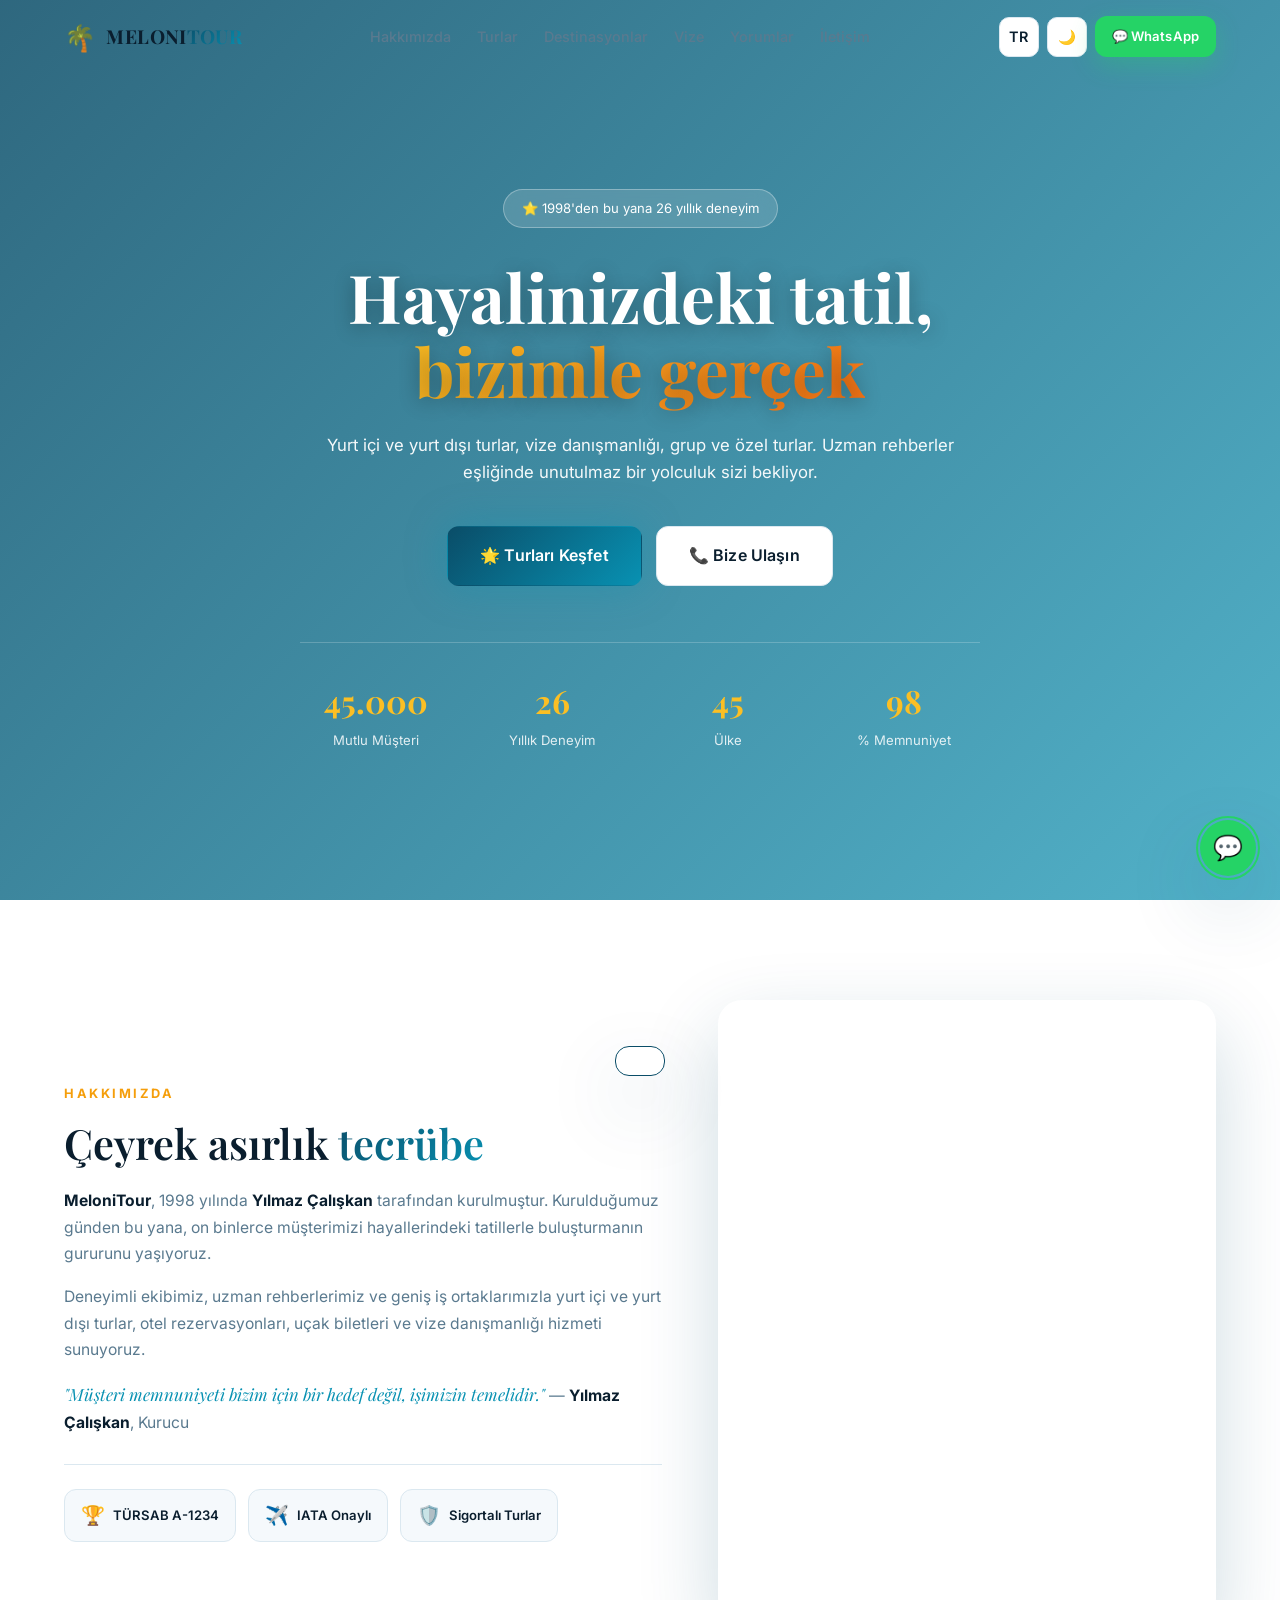
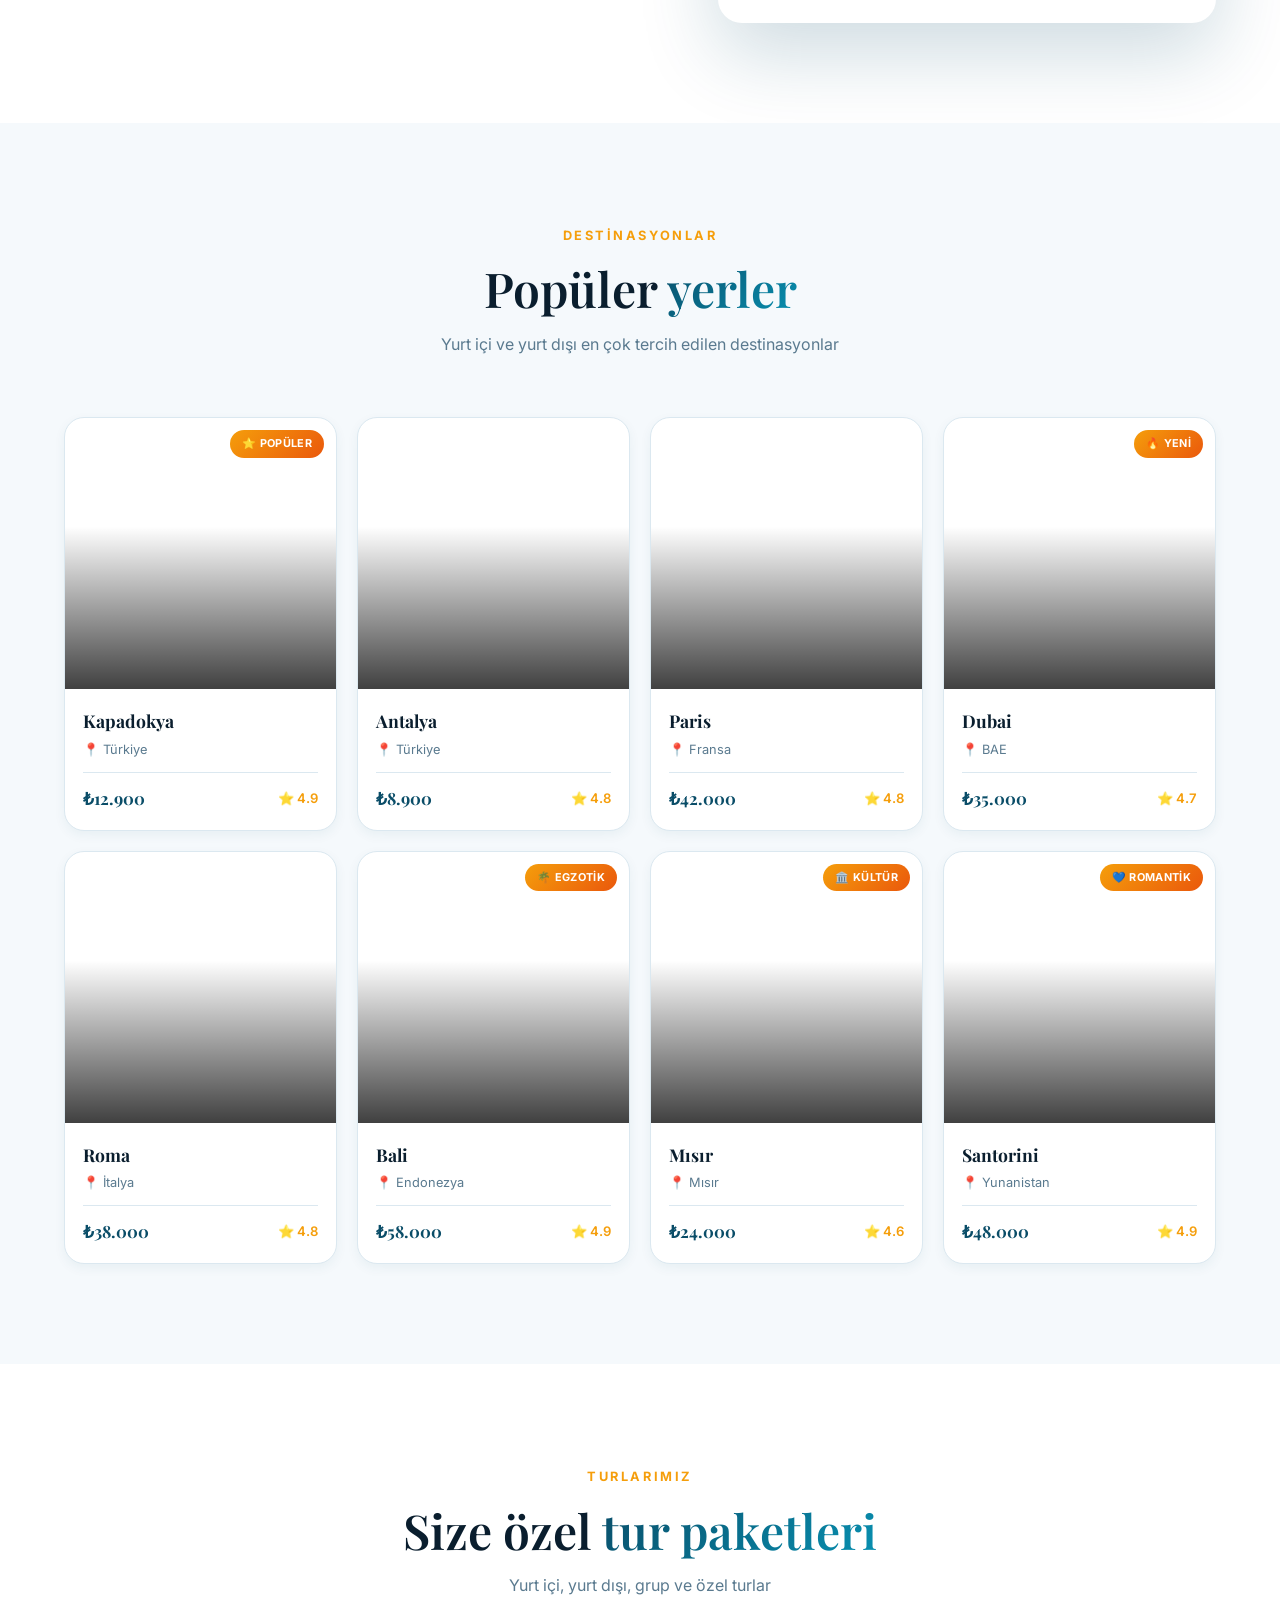
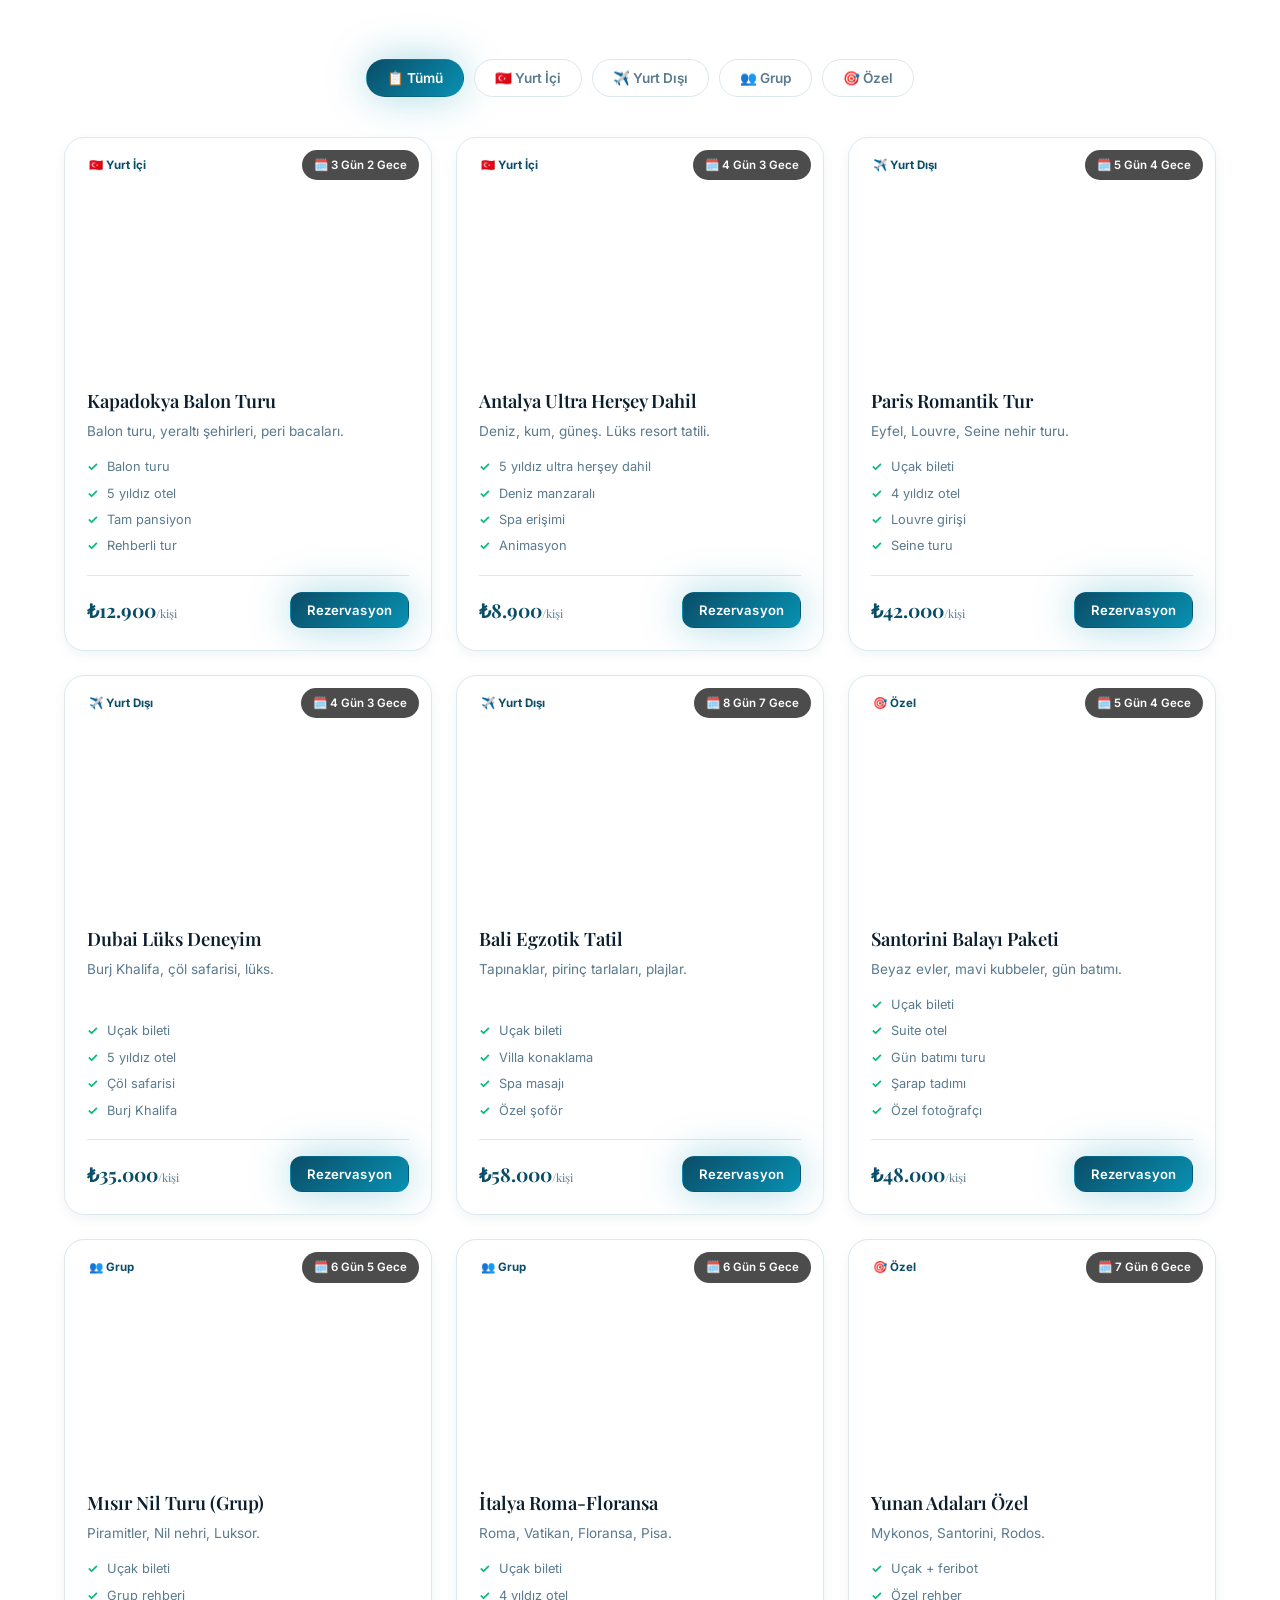
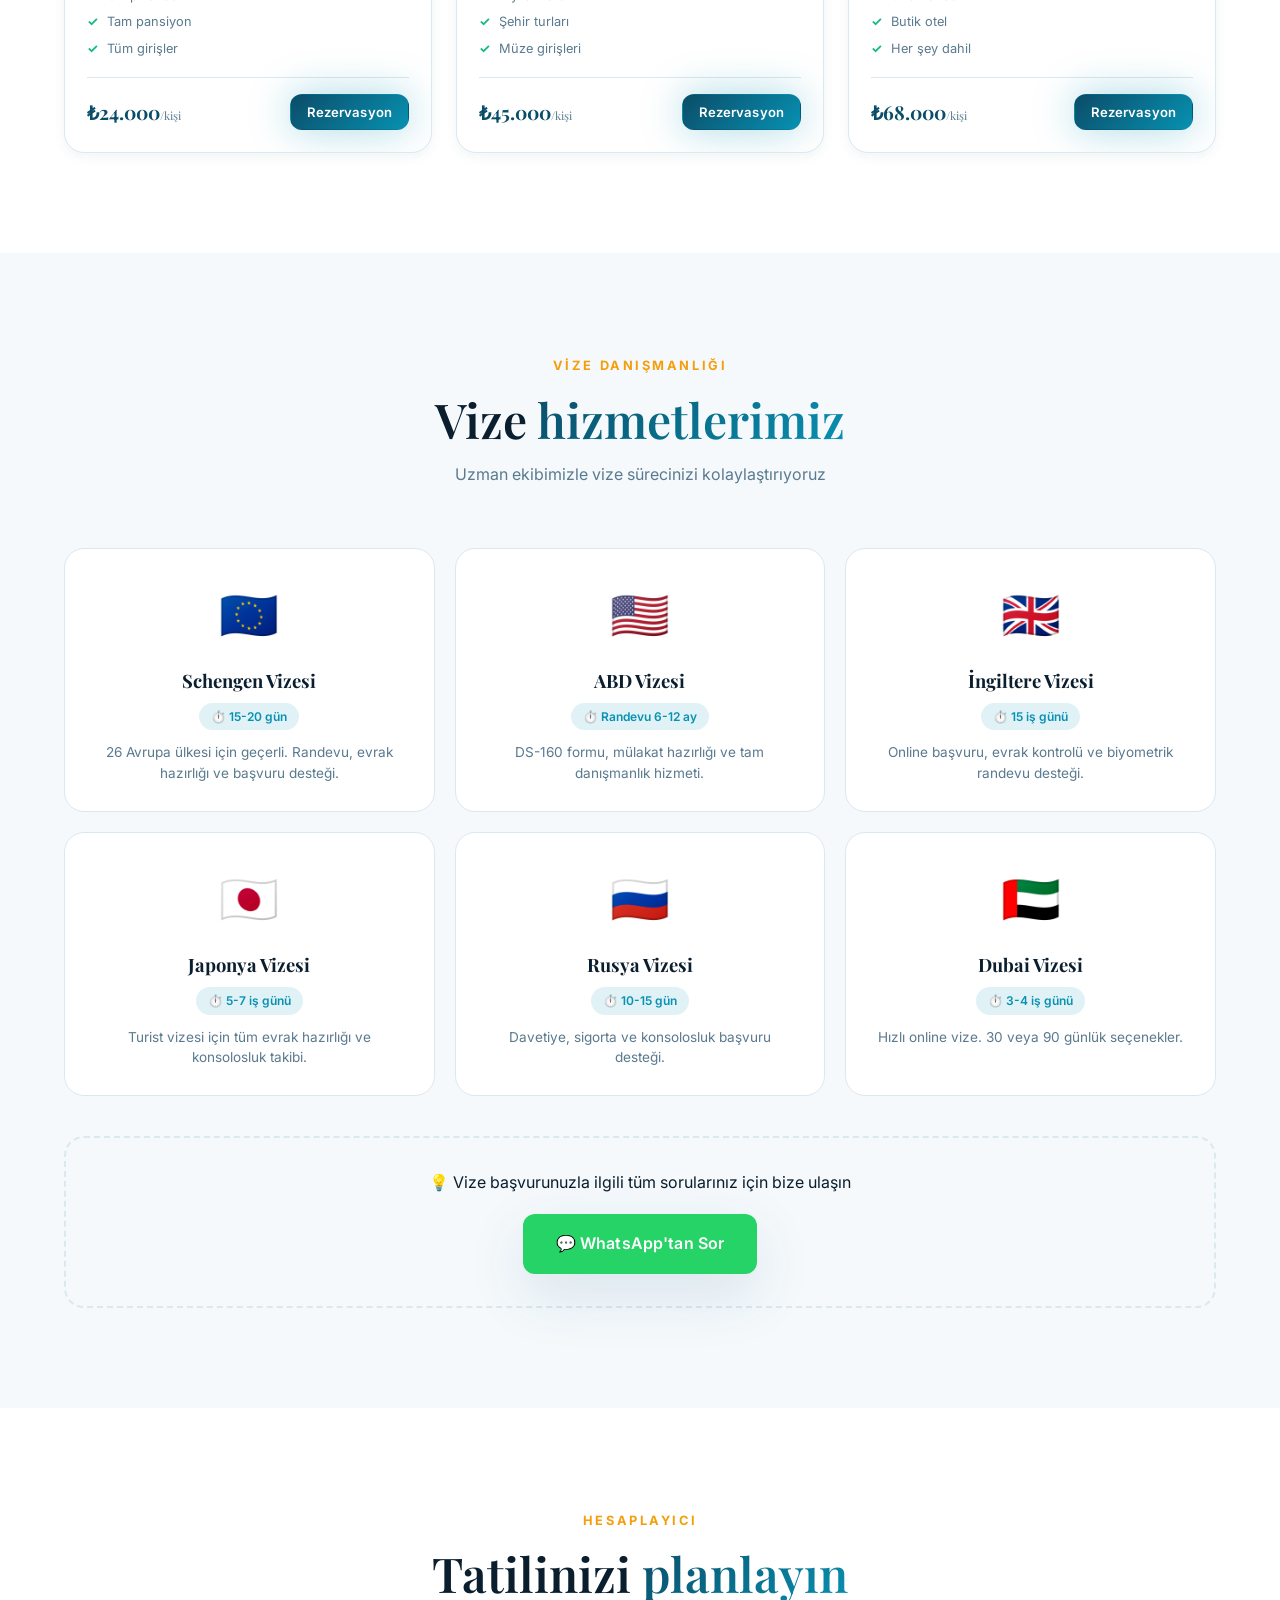
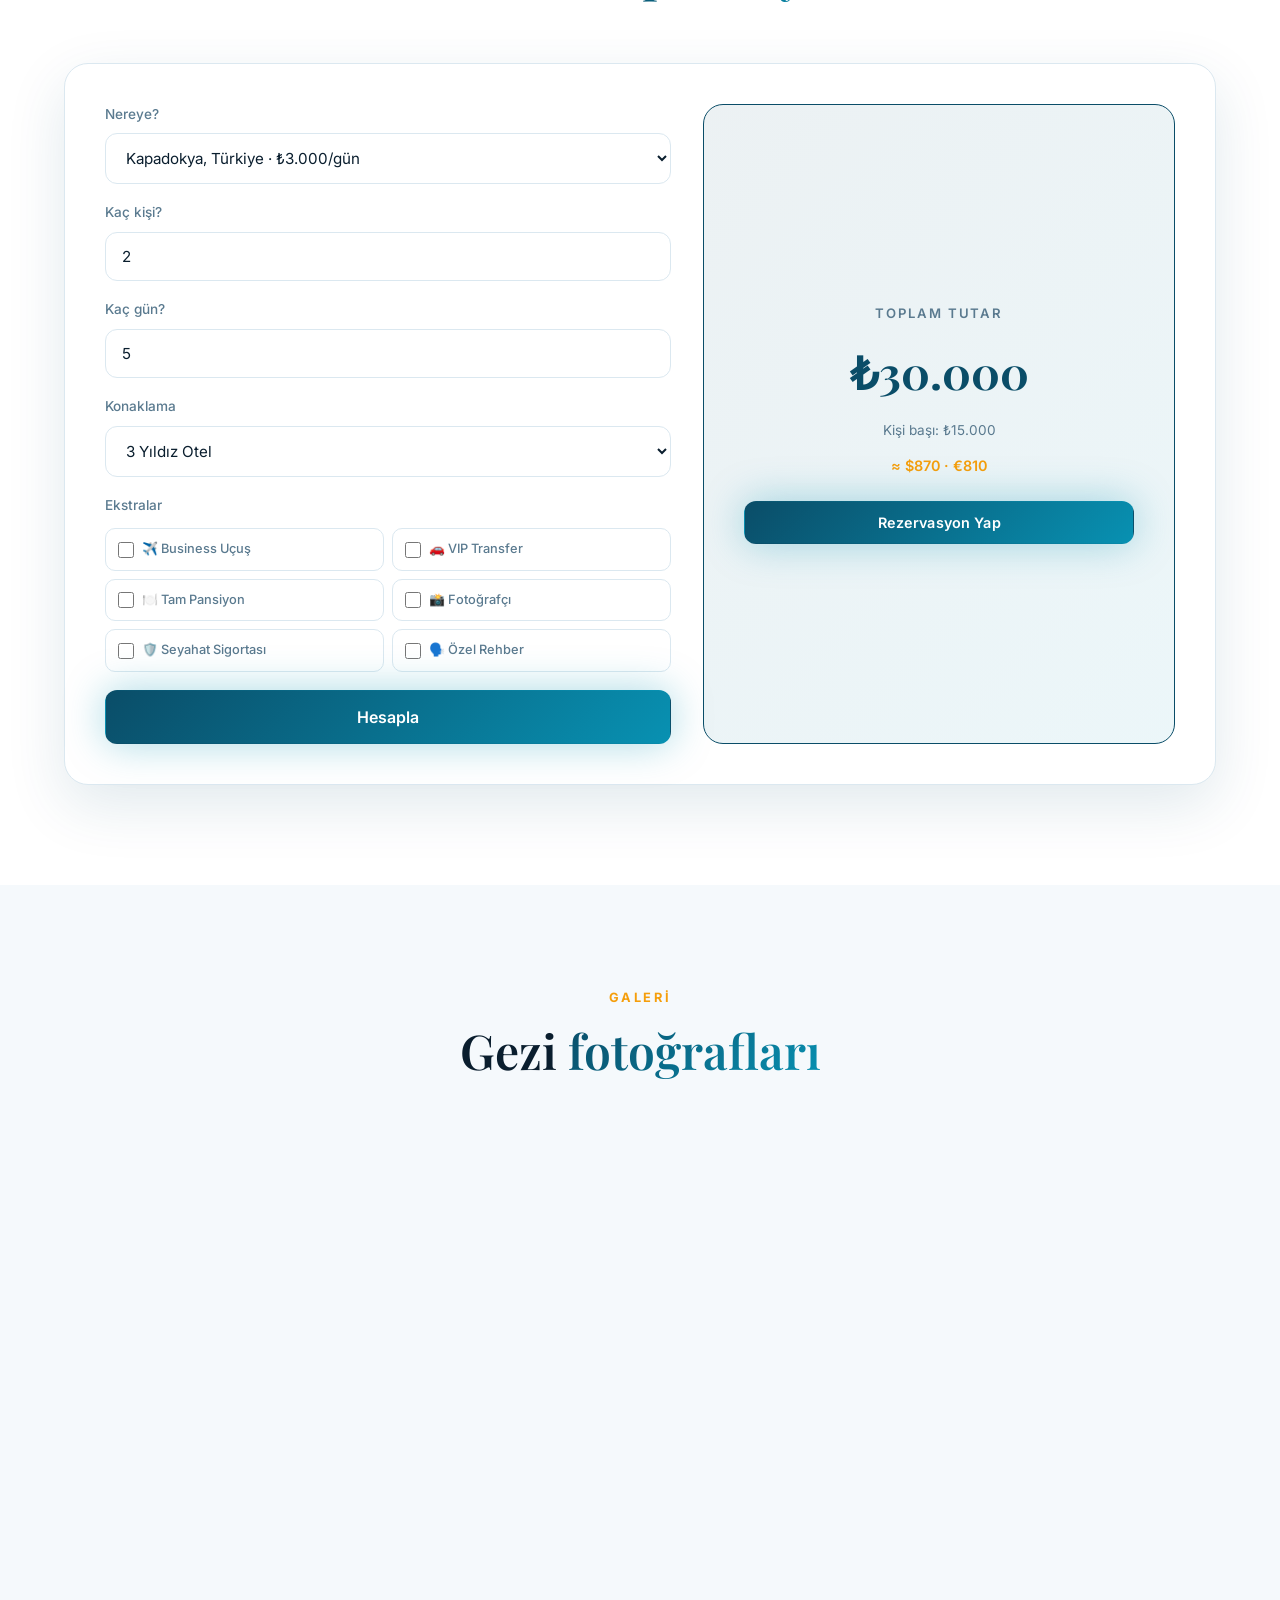
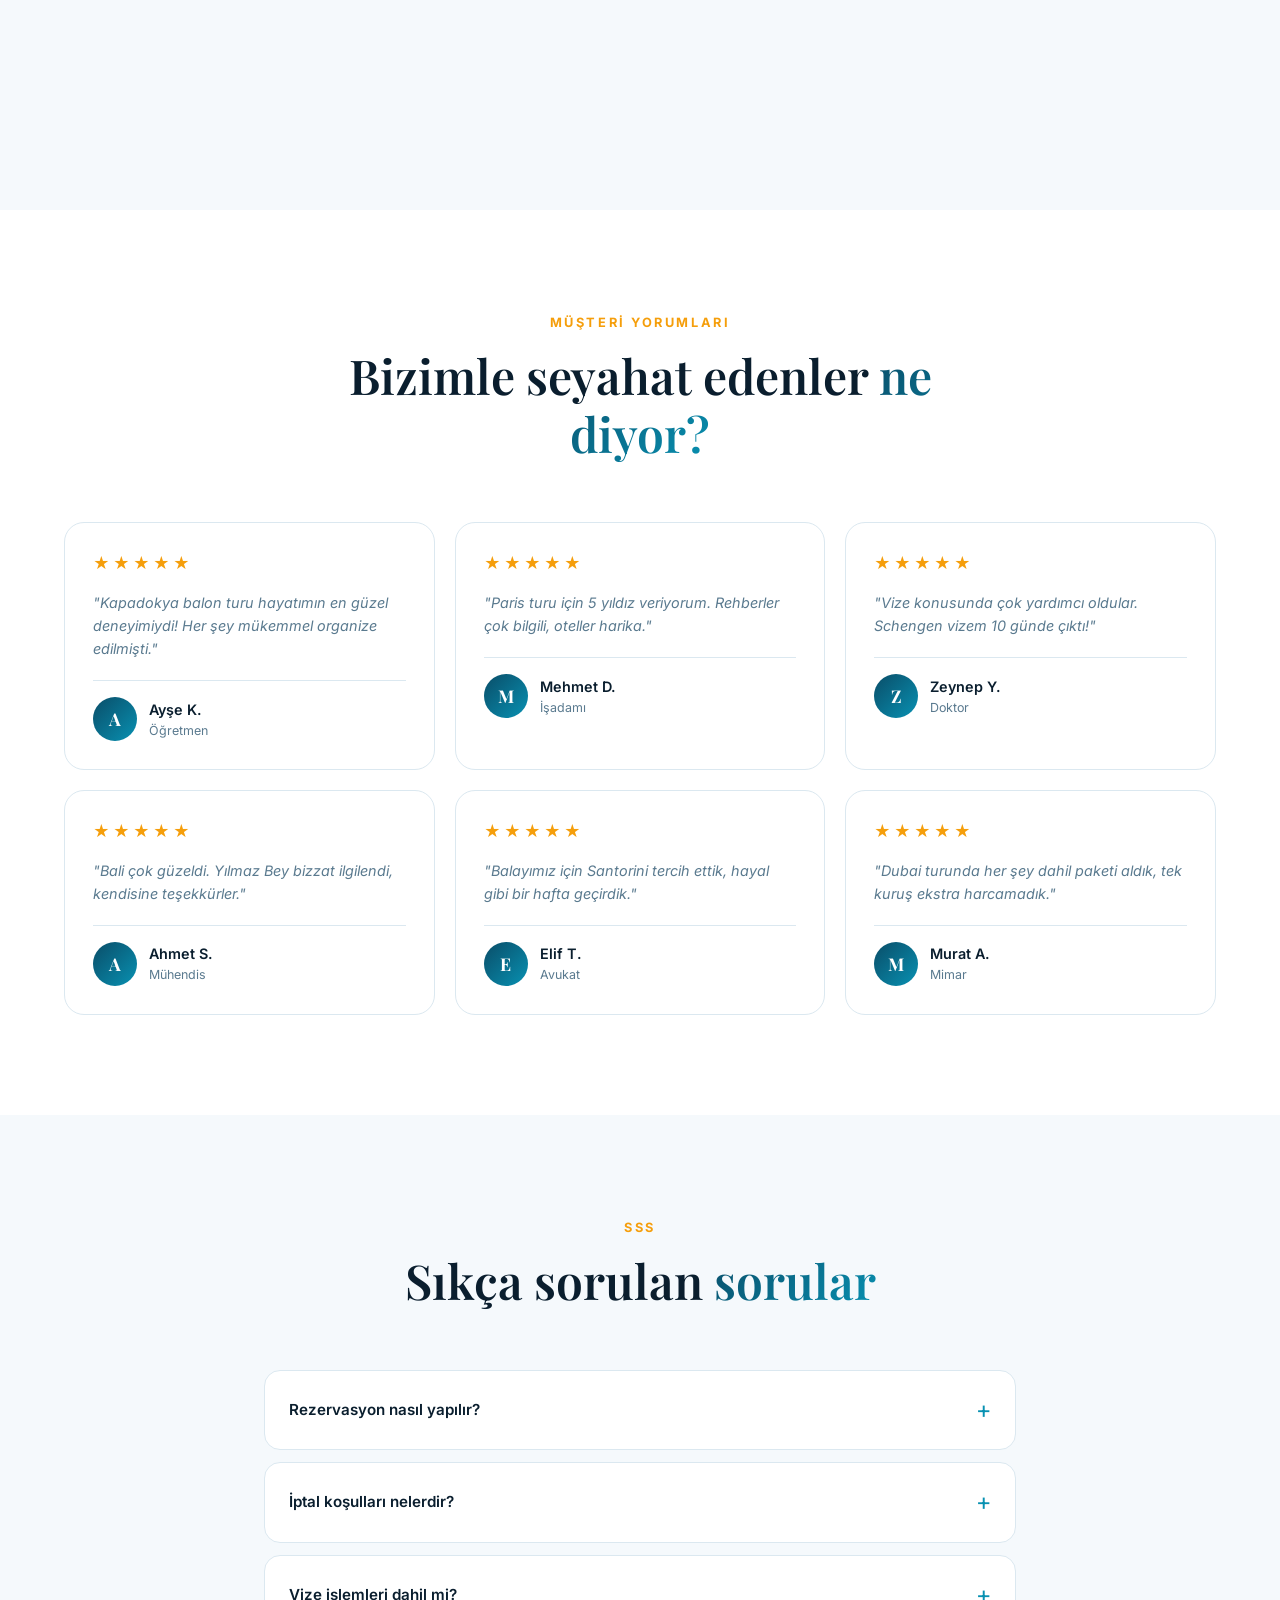
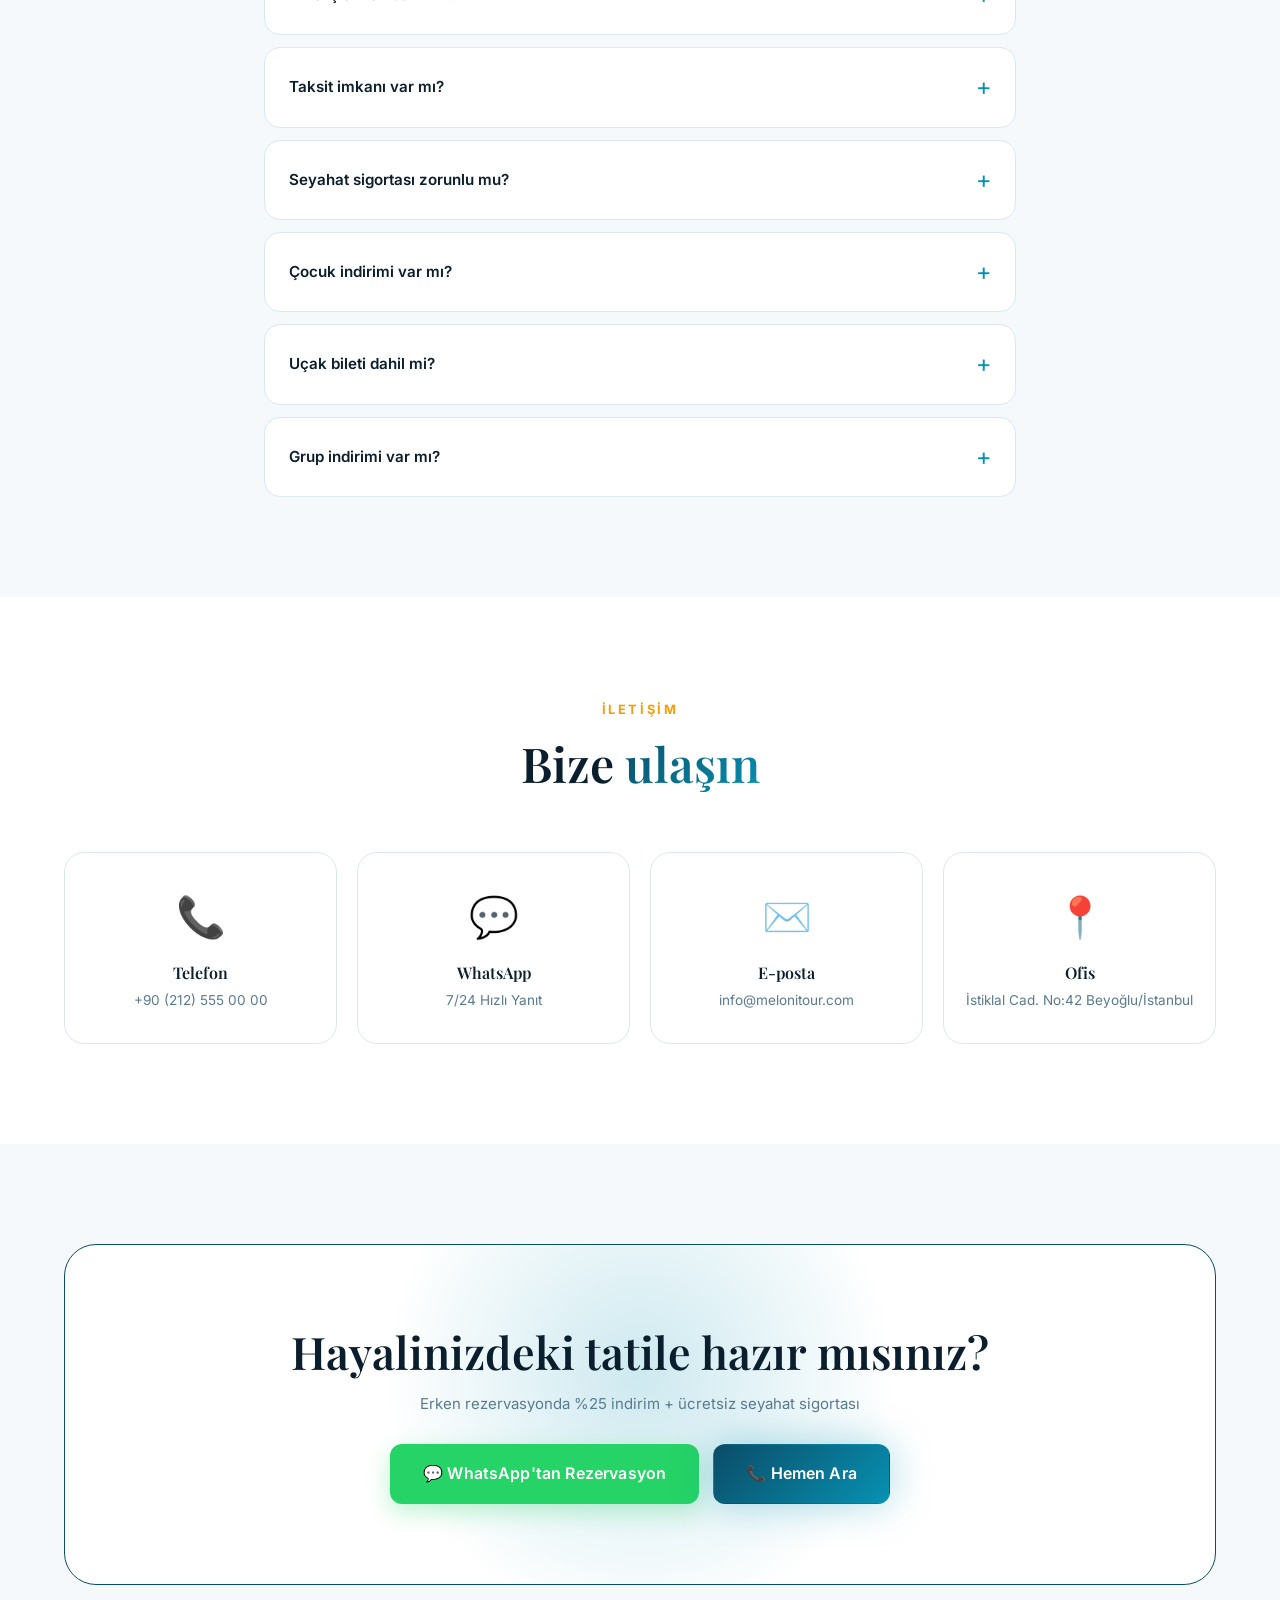
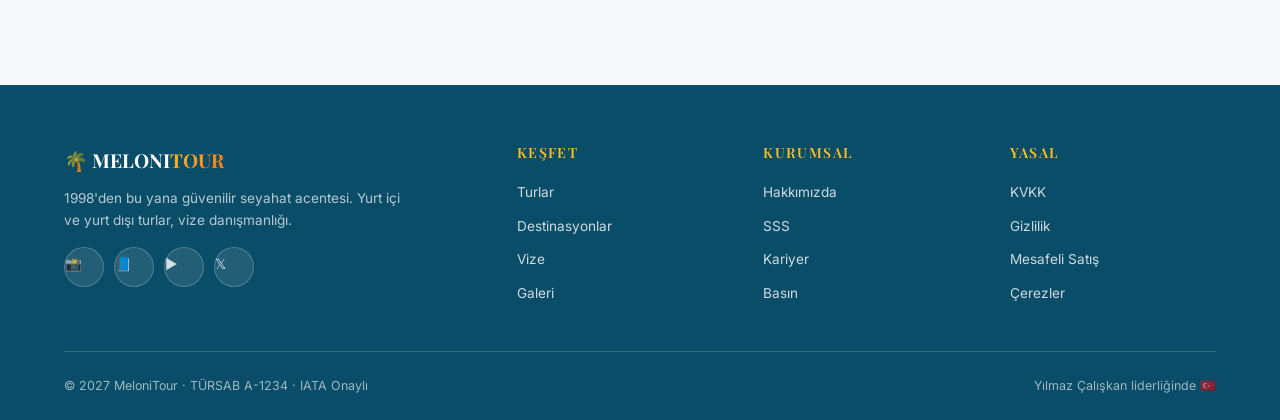
<file: index.html>
<!DOCTYPE html>
<html lang="tr" data-theme="light">
<head>
<meta charset="UTF-8" />
<meta name="viewport" content="width=device-width, initial-scale=1.0" />
<title>MeloniTour — Hayalinizdeki Tatil, Bizimle Gerçek</title>
<meta name="description" content="MeloniTour — 1998'den bu yana profesyonel seyahat acentesi. Yurt içi ve yurt dışı turlar, vize danışmanlığı, grup ve özel turlar." />
<meta name="theme-color" content="#0a4d68" />
<link rel="icon" href="data:image/svg+xml,<svg xmlns='http://www.w3.org/2000/svg' viewBox='0 0 100 100'><text x='50' y='75' font-size='80' text-anchor='middle'>🌴</text></svg>" />
<link rel="preconnect" href="https://fonts.googleapis.com">
<link rel="preconnect" href="https://fonts.gstatic.com" crossorigin>
<link href="https://fonts.googleapis.com/css2?family=Inter:wght@300;400;500;600;700;800&family=Playfair+Display:wght@500;600;700&display=swap" rel="stylesheet">
<link rel="stylesheet" href="style.css?v=1" />
<link rel="stylesheet" href="style-extra.css?v=1" />
</head>
<body>

<div class="loader" id="loader">
  <div class="loader__inner">
    <div class="loader__icon">🌴</div>
    <div class="loader__text">MeloniTour</div>
    <div class="loader__bar"><div class="loader__fill" id="loaderFill"></div></div>
  </div>
</div>

<nav class="nav" id="nav">
  <div class="container nav__inner">
    <a href="#" class="nav__logo">
      <span class="nav__logo-icon">🌴</span>
      <span class="nav__logo-text">MELONI<span class="grad">TOUR</span></span>
    </a>
    <div class="nav__links">
      <a href="#about">Hakkımızda</a>
      <a href="#tours">Turlar</a>
      <a href="#destinations">Destinasyonlar</a>
      <a href="#visa">Vize</a>
      <a href="#reviews">Yorumlar</a>
      <a href="#contact">İletişim</a>
    </div>
    <div class="nav__actions">
      <button class="icon-btn" id="langBtn" title="Dil">TR</button>
      <button class="icon-btn" id="themeBtn" title="Tema">🌙</button>
      <a href="https://wa.me/905550000000" target="_blank" class="btn btn--whatsapp btn--sm">💬 WhatsApp</a>
    </div>
  </div>
</nav>

<section class="hero">
  <div class="hero__bg"></div>
  <div class="hero__overlay"></div>
  <div class="container hero__inner">
    <div class="hero__badge">⭐ 1998'den bu yana 26 yıllık deneyim</div>
    <h1 class="hero__title">Hayalinizdeki tatil,<br><span class="grad">bizimle gerçek</span></h1>
    <p class="hero__sub">Yurt içi ve yurt dışı turlar, vize danışmanlığı, grup ve özel turlar. Uzman rehberler eşliğinde unutulmaz bir yolculuk sizi bekliyor.</p>
    <div class="hero__cta">
      <a href="#tours" class="btn btn--primary btn--lg">🌟 Turları Keşfet</a>
      <a href="#contact" class="btn btn--ghost btn--lg">📞 Bize Ulaşın</a>
    </div>
    <div class="hero__stats">
      <div><strong class="counter" data-target="45000">0</strong><span>Mutlu Müşteri</span></div>
      <div><strong class="counter" data-target="26">0</strong><span>Yıllık Deneyim</span></div>
      <div><strong class="counter" data-target="45">0</strong><span>Ülke</span></div>
      <div><strong class="counter" data-target="98">0</strong><span>% Memnuniyet</span></div>
    </div>
  </div>
</section>

<section class="section" id="about">
  <div class="container">
    <div class="about">
      <div class="about__text">
        <span class="eyebrow">Hakkımızda</span>
        <h2>Çeyrek asırlık <span class="grad">tecrübe</span></h2>
        <p><strong>MeloniTour</strong>, 1998 yılında <strong>Yılmaz Çalışkan</strong> tarafından kurulmuştur. Kurulduğumuz günden bu yana, on binlerce müşterimizi hayallerindeki tatillerle buluşturmanın gururunu yaşıyoruz.</p>
        <p>Deneyimli ekibimiz, uzman rehberlerimiz ve geniş iş ortaklarımızla yurt içi ve yurt dışı turlar, otel rezervasyonları, uçak biletleri ve vize danışmanlığı hizmeti sunuyoruz.</p>
        <p><em>"Müşteri memnuniyeti bizim için bir hedef değil, işimizin temelidir."</em> — <strong>Yılmaz Çalışkan</strong>, Kurucu</p>
        <div class="about__badges">
          <div class="badge-item"><span>🏆</span><span>TÜRSAB A-1234</span></div>
          <div class="badge-item"><span>✈️</span><span>IATA Onaylı</span></div>
          <div class="badge-item"><span>🛡️</span><span>Sigortalı Turlar</span></div>
        </div>
      </div>
      <div class="about__img"></div>
    </div>
  </div>
</section>

<section class="section section--alt" id="destinations">
  <div class="container">
    <div class="section__head">
      <span class="eyebrow">Destinasyonlar</span>
      <h2>Popüler <span class="grad">yerler</span></h2>
      <p class="section__lead">Yurt içi ve yurt dışı en çok tercih edilen destinasyonlar</p>
    </div>
    <div class="destinations" id="destGrid"></div>
  </div>
</section>

<section class="section" id="tours">
  <div class="container">
    <div class="section__head">
      <span class="eyebrow">Turlarımız</span>
      <h2>Size özel <span class="grad">tur paketleri</span></h2>
      <p class="section__lead">Yurt içi, yurt dışı, grup ve özel turlar</p>
    </div>
    <div class="tour-filter" id="tourFilter">
      <button class="filter-btn active" data-cat="all">📋 Tümü</button>
      <button class="filter-btn" data-cat="yurtici">🇹🇷 Yurt İçi</button>
      <button class="filter-btn" data-cat="yurtdisi">✈️ Yurt Dışı</button>
      <button class="filter-btn" data-cat="grup">👥 Grup</button>
      <button class="filter-btn" data-cat="ozel">🎯 Özel</button>
    </div>
    <div class="tours" id="tourGrid"></div>
  </div>
</section>

<section class="section section--alt" id="visa">
  <div class="container">
    <div class="section__head">
      <span class="eyebrow">Vize Danışmanlığı</span>
      <h2>Vize <span class="grad">hizmetlerimiz</span></h2>
      <p class="section__lead">Uzman ekibimizle vize sürecinizi kolaylaştırıyoruz</p>
    </div>
    <div class="visa-grid" id="visaGrid"></div>
    <div class="visa-cta">
      <p>💡 Vize başvurunuzla ilgili tüm sorularınız için bize ulaşın</p>
      <a href="https://wa.me/905550000000?text=Vize%20danışmanlığı%20hakkında%20bilgi%20almak%20istiyorum" target="_blank" class="btn btn--whatsapp btn--lg">💬 WhatsApp'tan Sor</a>
    </div>
  </div>
</section>

<section class="section" id="calculator">
  <div class="container">
    <div class="section__head">
      <span class="eyebrow">Hesaplayıcı</span>
      <h2>Tatilinizi <span class="grad">planlayın</span></h2>
    </div>
    <div class="calc">
      <div class="calc__form">
        <label>Nereye?<select id="calcDest"></select></label>
        <label>Kaç kişi?<input type="number" id="calcPeople" value="2" min="1" max="20" /></label>
        <label>Kaç gün?<input type="number" id="calcDays" value="5" min="1" max="30" /></label>
        <label>Konaklama
          <select id="calcHotel">
            <option value="0">3 Yıldız Otel</option>
            <option value="1500">4 Yıldız Otel (+₺1.500/gece)</option>
            <option value="3000">5 Yıldız Otel (+₺3.000/gece)</option>
            <option value="6000">Lüks Resort (+₺6.000/gece)</option>
          </select>
        </label>
        <label>Ekstralar
          <div class="calc__extras">
            <label class="chk"><input type="checkbox" data-price="2500" /> ✈️ Business Uçuş</label>
            <label class="chk"><input type="checkbox" data-price="1000" /> 🚗 VIP Transfer</label>
            <label class="chk"><input type="checkbox" data-price="800" /> 🍽️ Tam Pansiyon</label>
            <label class="chk"><input type="checkbox" data-price="3000" /> 📸 Fotoğrafçı</label>
            <label class="chk"><input type="checkbox" data-price="500" /> 🛡️ Seyahat Sigortası</label>
            <label class="chk"><input type="checkbox" data-price="2000" /> 🗣️ Özel Rehber</label>
          </div>
        </label>
        <button class="btn btn--primary btn--lg" id="calcBtn">Hesapla</button>
      </div>
      <div class="calc__result">
        <div class="calc__result-label">Toplam Tutar</div>
        <div class="calc__result-price" id="calcPrice">₺0</div>
        <div class="calc__result-extra" id="calcExtra">Kişi başı: ₺0</div>
        <div class="calc__result-currency" id="calcCurrency">≈ $0 · €0</div>
        <button class="btn btn--primary" id="calcBook">Rezervasyon Yap</button>
      </div>
    </div>
  </div>
</section>

<section class="section section--alt" id="gallery">
  <div class="container">
    <div class="section__head">
      <span class="eyebrow">Galeri</span>
      <h2>Gezi <span class="grad">fotoğrafları</span></h2>
    </div>
    <div class="gallery" id="galleryGrid"></div>
  </div>
</section>

<section class="section" id="reviews">
  <div class="container">
    <div class="section__head">
      <span class="eyebrow">Müşteri Yorumları</span>
      <h2>Bizimle seyahat edenler <span class="grad">ne diyor?</span></h2>
    </div>
    <div class="testimonials" id="reviewGrid"></div>
  </div>
</section>

<section class="section section--alt" id="faq">
  <div class="container container--narrow">
    <div class="section__head">
      <span class="eyebrow">SSS</span>
      <h2>Sıkça sorulan <span class="grad">sorular</span></h2>
    </div>
    <div class="faq" id="faqList"></div>
  </div>
</section>

<section class="section" id="contact">
  <div class="container">
    <div class="section__head">
      <span class="eyebrow">İletişim</span>
      <h2>Bize <span class="grad">ulaşın</span></h2>
    </div>
    <div class="contact-grid">
      <a href="tel:+902125550000" class="contact-card">
        <div class="contact-card__icon">📞</div>
        <h3>Telefon</h3>
        <p>+90 (212) 555 00 00</p>
      </a>
      <a href="https://wa.me/905550000000" target="_blank" class="contact-card">
        <div class="contact-card__icon">💬</div>
        <h3>WhatsApp</h3>
        <p>7/24 Hızlı Yanıt</p>
      </a>
      <a href="mailto:info@melonitour.com" class="contact-card">
        <div class="contact-card__icon">✉️</div>
        <h3>E-posta</h3>
        <p>info@melonitour.com</p>
      </a>
      <a href="https://maps.google.com/?q=Istanbul" target="_blank" class="contact-card">
        <div class="contact-card__icon">📍</div>
        <h3>Ofis</h3>
        <p>İstiklal Cad. No:42 Beyoğlu/İstanbul</p>
      </a>
    </div>
  </div>
</section>

<section class="section cta-section">
  <div class="container">
    <div class="cta">
      <h2>Hayalinizdeki tatile hazır mısınız?</h2>
      <p>Erken rezervasyonda %25 indirim + ücretsiz seyahat sigortası</p>
      <div class="cta__actions">
        <a href="https://wa.me/905550000000?text=Rezervasyon%20yapmak%20istiyorum" target="_blank" class="btn btn--whatsapp btn--lg">💬 WhatsApp'tan Rezervasyon</a>
        <a href="tel:+902125550000" class="btn btn--primary btn--lg">📞 Hemen Ara</a>
      </div>
    </div>
  </div>
</section>

<footer class="footer">
  <div class="container">
    <div class="footer__grid">
      <div>
        <div class="footer__logo">🌴 MELONI<span class="grad">TOUR</span></div>
        <p class="footer__text">1998'den bu yana güvenilir seyahat acentesi. Yurt içi ve yurt dışı turlar, vize danışmanlığı.</p>
        <div class="footer__socials">
          <a href="#" title="Instagram">📸</a>
          <a href="#" title="Facebook">📘</a>
          <a href="#" title="YouTube">▶️</a>
          <a href="#" title="Twitter">𝕏</a>
        </div>
      </div>
      <div><h4>Keşfet</h4><a href="#tours">Turlar</a><a href="#destinations">Destinasyonlar</a><a href="#visa">Vize</a><a href="#gallery">Galeri</a></div>
      <div><h4>Kurumsal</h4><a href="#about">Hakkımızda</a><a href="#faq">SSS</a><a href="#" id="careerLink">Kariyer</a><a href="#" id="pressLink">Basın</a></div>
      <div><h4>Yasal</h4><a href="#" id="kvkkLink">KVKK</a><a href="#" id="privacyLink">Gizlilik</a><a href="#" id="termsLink">Mesafeli Satış</a><a href="#" id="cookieLink">Çerezler</a></div>
    </div>
    <div class="footer__bottom">
      <span>© 2027 MeloniTour · TÜRSAB A-1234 · IATA Onaylı</span>
      <span>Yılmaz Çalışkan liderliğinde 🇹🇷</span>
    </div>
  </div>
</footer>

<a href="https://wa.me/905550000000" target="_blank" class="fab fab--whatsapp" title="WhatsApp">💬</a>
<button class="fab fab--top" id="fabTop" title="Yukarı">⬆️</button>

<div class="modal" id="modal"><div class="modal__content"><button class="modal__close" id="modalClose" type="button">✕</button><div id="modalBody"></div></div></div>
<div class="toast" id="toast"></div>

<script src="script.js?v=1"></script>
<script src="script2.js?v=1"></script>
<script src="script3.js?v=1"></script>
</body>
</html>
</file>
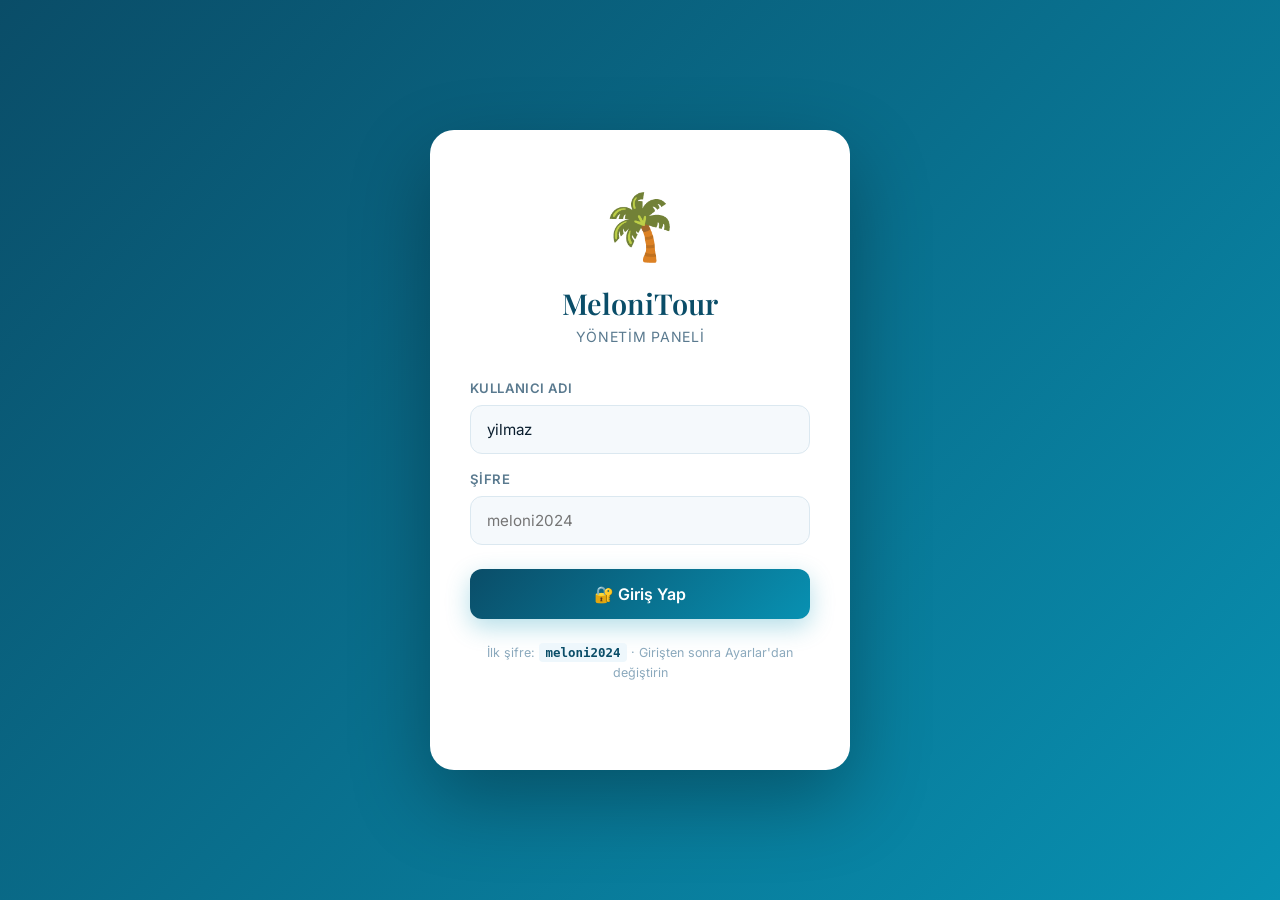
<file: admin.html>
<!DOCTYPE html>
<html lang="tr" data-theme="light">
<head>
<meta charset="UTF-8" />
<meta name="viewport" content="width=device-width, initial-scale=1.0" />
<title>MeloniTour — Yönetim Paneli</title>
<meta name="robots" content="noindex, nofollow" />
<link rel="icon" href="data:image/svg+xml,<svg xmlns='http://www.w3.org/2000/svg' viewBox='0 0 100 100'><text x='50' y='75' font-size='80' text-anchor='middle'>⚙️</text></svg>" />
<link rel="preconnect" href="https://fonts.googleapis.com">
<link rel="preconnect" href="https://fonts.gstatic.com" crossorigin>
<link href="https://fonts.googleapis.com/css2?family=Inter:wght@300;400;500;600;700;800&family=Playfair+Display:wght@600;700&display=swap" rel="stylesheet">
<link rel="stylesheet" href="admin.css?v=1" />
</head>
<body>

<!-- LOGIN EKRANI -->
<div class="login" id="loginScreen">
  <div class="login__box">
    <div class="login__logo">🌴</div>
    <h1 class="login__title">MeloniTour</h1>
    <p class="login__sub">Yönetim Paneli</p>
    <form id="loginForm" class="login__form">
      <label>Kullanıcı Adı<input type="text" id="loginUser" value="yilmaz" required autocomplete="username" /></label>
      <label>Şifre<input type="password" id="loginPass" placeholder="meloni2024" required autocomplete="current-password" /></label>
      <button type="submit" class="login__btn">🔐 Giriş Yap</button>
      <p class="login__hint">İlk şifre: <code>meloni2024</code> · Girişten sonra Ayarlar'dan değiştirin</p>
      <div class="login__error" id="loginError"></div>
    </form>
  </div>
</div>

<!-- ADMIN PANEL -->
<div class="admin" id="adminPanel" style="display:none">

  <!-- SIDEBAR -->
  <aside class="sidebar" id="sidebar">
    <div class="sidebar__head">
      <div class="sidebar__logo">🌴 MeloniTour</div>
      <button class="sidebar__close" id="sidebarClose" type="button">✕</button>
    </div>
    <nav class="sidebar__nav">
      <a href="#" class="sidebar__link active" data-page="dashboard">📊 Kontrol Odası</a>
      <a href="#" class="sidebar__link" data-page="tours">🌍 Turlar</a>
      <a href="#" class="sidebar__link" data-page="bookings">📋 Rezervasyonlar <span class="badge" id="badgeBookings">0</span></a>
      <a href="#" class="sidebar__link" data-page="customers">👥 Müşteriler</a>
      <a href="#" class="sidebar__link" data-page="messages">💬 Mesajlar <span class="badge" id="badgeMessages">0</span></a>
      <a href="#" class="sidebar__link" data-page="destinations">📍 Destinasyonlar</a>
      <a href="#" class="sidebar__link" data-page="coupons">🎟️ Kuponlar</a>
      <a href="#" class="sidebar__link" data-page="blog">📝 Blog & Haberler</a>
      <a href="#" class="sidebar__link" data-page="settings">⚙️ Site Ayarları</a>
      <a href="#" class="sidebar__link" data-page="security">🔒 Güvenlik</a>
    </nav>
    <div class="sidebar__foot">
      <div class="sidebar__user">
        <div class="sidebar__avatar" id="userAvatar">Y</div>
        <div>
          <div class="sidebar__name">Yılmaz Çalışkan</div>
          <div class="sidebar__role">Yönetici</div>
        </div>
      </div>
      <button class="sidebar__logout" id="logoutBtn">🚪 Çıkış</button>
    </div>
  </aside>
  <div class="sidebar__overlay" id="sidebarOverlay"></div>

  <!-- MAIN -->
  <main class="main">
    <header class="topbar">
      <button class="topbar__menu" id="menuBtn" type="button">☰</button>
      <h2 class="topbar__title" id="pageTitle">Kontrol Odası</h2>
      <div class="topbar__actions">
        <a href="index.html" target="_blank" class="topbar__btn">🌐 Siteyi Gör</a>
        <div class="topbar__time" id="topbarTime">--:--</div>
      </div>
    </header>

    <div class="content" id="content">

      <!-- DASHBOARD -->
      <section class="page active" data-page="dashboard">
        <div class="stats">
          <div class="stat stat--blue">
            <div class="stat__icon">💰</div>
            <div class="stat__label">Toplam Gelir</div>
            <div class="stat__value" id="statIncome">₺0</div>
            <div class="stat__sub" id="statIncomeSub">+0% bu ay</div>
          </div>
          <div class="stat stat--green">
            <div class="stat__icon">📋</div>
            <div class="stat__label">Rezervasyonlar</div>
            <div class="stat__value" id="statBookings">0</div>
            <div class="stat__sub" id="statBookingsSub">Bugün: 0</div>
          </div>
          <div class="stat stat--orange">
            <div class="stat__icon">👥</div>
            <div class="stat__label">Müşteriler</div>
            <div class="stat__value" id="statCustomers">0</div>
            <div class="stat__sub">Kayıtlı</div>
          </div>
          <div class="stat stat--purple">
            <div class="stat__icon">🌍</div>
            <div class="stat__label">Aktif Turlar</div>
            <div class="stat__value" id="statTours">0</div>
            <div class="stat__sub">Yayında</div>
          </div>
        </div>

        <div class="dash-grid">
          <div class="card">
            <div class="card__head"><h3>📊 Son 7 Gün Rezervasyonlar</h3></div>
            <div class="chart" id="chartWeek"></div>
          </div>
          <div class="card">
            <div class="card__head"><h3>🔥 En Popüler Turlar</h3></div>
            <div id="popularTours"></div>
          </div>
        </div>

        <div class="card">
          <div class="card__head">
            <h3>📥 Son Rezervasyonlar</h3>
            <button class="btn-link" data-goto="bookings">Tümünü Gör →</button>
          </div>
          <div id="recentBookings"></div>
        </div>
      </section>

      <!-- TURLAR -->
      <section class="page" data-page="tours">
        <div class="page-head">
          <button class="btn btn--primary" id="addTourBtn">➕ Yeni Tur Ekle</button>
          <input type="text" id="searchTours" placeholder="🔍 Tur ara..." class="search-input" />
        </div>
        <div id="toursList"></div>
      </section>

      <!-- REZERVASYONLAR -->
      <section class="page" data-page="bookings">
        <div class="page-head">
          <select id="filterBooking" class="search-input">
            <option value="all">Tüm Durumlar</option>
            <option value="new">Yeni</option>
            <option value="confirmed">Onaylandı</option>
            <option value="completed">Tamamlandı</option>
            <option value="cancelled">İptal</option>
          </select>
        </div>
        <div id="bookingsList"></div>
      </section>

      <!-- MÜŞTERİLER -->
      <section class="page" data-page="customers">
        <div class="page-head">
          <input type="text" id="searchCustomers" placeholder="🔍 Müşteri ara..." class="search-input" />
        </div>
        <div id="customersList"></div>
      </section>

      <!-- MESAJLAR -->
      <section class="page" data-page="messages">
        <div id="messagesList"></div>
      </section>

      <!-- DESTİNASYONLAR -->
      <section class="page" data-page="destinations">
        <div class="page-head">
          <button class="btn btn--primary" id="addDestBtn">➕ Yeni Destinasyon</button>
        </div>
        <div id="destList"></div>
      </section>

      <!-- KUPONLAR -->
      <section class="page" data-page="coupons">
        <div class="page-head">
          <button class="btn btn--primary" id="addCouponBtn">➕ Yeni Kupon</button>
        </div>
        <div id="couponList"></div>
      </section>

      <!-- BLOG -->
      <section class="page" data-page="blog">
        <div class="page-head">
          <button class="btn btn--primary" id="addBlogBtn">➕ Yeni Yazı</button>
        </div>
        <div id="blogList"></div>
      </section>

      <!-- AYARLAR -->
      <section class="page" data-page="settings">
        <div class="card">
          <div class="card__head"><h3>⚙️ Site Ayarları</h3></div>
          <form id="settingsForm" class="form">
            <div class="form__row">
              <label>Telefon<input type="tel" name="phone" id="setPhone" /></label>
              <label>WhatsApp No<input type="tel" name="whatsapp" id="setWhatsapp" /></label>
            </div>
            <div class="form__row">
              <label>E-posta<input type="email" name="email" id="setEmail" /></label>
              <label>Şirket Adı<input type="text" name="company" id="setCompany" /></label>
            </div>
            <label>Adres<textarea name="address" id="setAddress" rows="2"></textarea></label>
            <div class="form__row">
              <label>Çalışma Saatleri<input type="text" name="hours" id="setHours" /></label>
              <label>TÜRSAB No<input type="text" name="tursab" id="setTursab" /></label>
            </div>
            <div class="form__row">
              <label>Instagram<input type="text" name="instagram" id="setInstagram" /></label>
              <label>Facebook<input type="text" name="facebook" id="setFacebook" /></label>
            </div>
            <label>Site Başlığı<input type="text" name="title" id="setTitle" /></label>
            <label>Site Açıklaması<textarea name="desc" id="setDesc" rows="2"></textarea></label>
            <button type="submit" class="btn btn--primary">💾 Kaydet</button>
          </form>
        </div>
      </section>

      <!-- GÜVENLİK -->
      <section class="page" data-page="security">
        <div class="card">
          <div class="card__head"><h3>🔒 Şifre Değiştir</h3></div>
          <form id="passwordForm" class="form">
            <label>Mevcut Şifre<input type="password" id="oldPass" required /></label>
            <div class="form__row">
              <label>Yeni Şifre<input type="password" id="newPass" required minlength="6" /></label>
              <label>Yeni Şifre (Tekrar)<input type="password" id="newPass2" required minlength="6" /></label>
            </div>
            <button type="submit" class="btn btn--primary">🔄 Şifreyi Değiştir</button>
          </form>
        </div>
        <div class="card" style="margin-top:20px">
          <div class="card__head"><h3>💾 Veri Yönetimi</h3></div>
          <p style="color:var(--text-dim);font-size:.9rem;margin-bottom:16px">Tüm verileri yedekleyin veya sıfırlayın</p>
          <div style="display:flex;gap:10px;flex-wrap:wrap">
            <button class="btn btn--primary" id="exportBtn">📥 Verileri Yedekle (JSON)</button>
            <button class="btn btn--ghost" id="importBtn">📤 Yedekten Yükle</button>
            <button class="btn btn--danger" id="resetBtn">🗑️ Tüm Verileri Sıfırla</button>
          </div>
          <input type="file" id="importFile" accept="application/json" style="display:none" />
        </div>
      </section>

    </div>
  </main>
</div>

<!-- MODAL -->
<div class="modal" id="modal">
  <div class="modal__content">
    <button class="modal__close" id="modalClose" type="button">✕</button>
    <h3 class="modal__title" id="modalTitle"></h3>
    <div id="modalBody"></div>
  </div>
</div>

<!-- TOAST -->
<div class="toast" id="toast"></div>

<script src="admin.js?v=1"></script>
</body>
            </html>
</file>
<file: style.css>
:root{--bg:#ffffff;--bg-alt:#f5f9fc;--paper:#ffffff;--card:#ffffff;--border:#dbe8f0;--text:#0a1e2e;--text-dim:#5a7a8f;--primary:#0a4d68;--primary-light:#0891b2;--accent:#f59e0b;--accent-2:#ea580c;--green:#10b981;--red:#ef4444;--whatsapp:#25D366;--grad:linear-gradient(135deg,#0a4d68,#0891b2);--grad-warm:linear-gradient(135deg,#f59e0b,#ea580c);--shadow:0 20px 60px rgba(10,77,104,.12);--shadow-lg:0 30px 80px rgba(10,77,104,.2);--glow:0 0 40px rgba(8,145,178,.35);--radius:20px;--sans:'Inter',sans-serif;--serif:'Playfair Display',serif}
[data-theme=dark]{--bg:#0a1419;--bg-alt:#0f1e26;--paper:#14242e;--card:#14242e;--border:#1e3a48;--text:#ffffff;--text-dim:#8fb0c4;--shadow:0 20px 60px rgba(0,0,0,.4)}
*{margin:0;padding:0;box-sizing:border-box}html{scroll-behavior:smooth}
body{background:var(--bg);color:var(--text);font-family:var(--sans);font-size:15px;line-height:1.6;overflow-x:hidden;transition:background .3s,color .3s}
a{color:inherit;text-decoration:none}button{font-family:inherit;cursor:pointer;border:0;background:none;color:inherit}
h1,h2,h3,h4{font-family:var(--serif);font-weight:600;line-height:1.2}
.grad{background:var(--grad);-webkit-background-clip:text;background-clip:text;color:transparent}
.container{max-width:1200px;margin:0 auto;padding:0 24px}.container--narrow{max-width:800px}
.loader{position:fixed;inset:0;background:var(--bg);z-index:9999;display:grid;place-items:center;transition:opacity .5s,visibility .5s}
.loader.hide{opacity:0;visibility:hidden}
.loader__inner{text-align:center}
.loader__icon{font-size:5rem;animation:sway 2s ease-in-out infinite}
@keyframes sway{0%,100%{transform:rotate(-10deg)}50%{transform:rotate(10deg)}}
.loader__text{font-family:var(--serif);font-size:1.8rem;margin:20px 0;background:var(--grad);-webkit-background-clip:text;background-clip:text;color:transparent}
.loader__bar{width:240px;height:4px;background:var(--border);border-radius:999px;overflow:hidden;margin:0 auto}
.loader__fill{height:100%;background:var(--grad);width:0;transition:width .3s;box-shadow:var(--glow)}
.nav{position:fixed;top:0;left:0;right:0;z-index:100;padding:16px 0;transition:all .3s;background:transparent}
.nav--scrolled{background:rgba(255,255,255,.95);backdrop-filter:blur(20px);padding:10px 0;border-bottom:1px solid var(--border);box-shadow:0 4px 20px rgba(10,77,104,.08)}
[data-theme=dark] .nav--scrolled{background:rgba(10,20,25,.9)}
.nav__inner{display:flex;align-items:center;justify-content:space-between;gap:20px}
.nav__logo{display:flex;align-items:center;gap:10px;font-family:var(--serif);font-size:1.2rem;font-weight:700;letter-spacing:.02em}
.nav__logo-icon{font-size:1.6rem}
.nav__links{display:flex;gap:26px;font-size:.9rem}
.nav__links a{color:var(--text-dim);transition:color .2s;position:relative;font-weight:500}
.nav__links a:hover{color:var(--text)}
.nav__links a::after{content:'';position:absolute;bottom:-4px;left:0;width:0;height:2px;background:var(--grad);transition:width .3s}
.nav__links a:hover::after{width:100%}
.nav__actions{display:flex;gap:8px;align-items:center}
.icon-btn{width:40px;height:40px;background:var(--card);border:1px solid var(--border);border-radius:10px;display:grid;place-items:center;font-size:.9rem;font-weight:600;transition:all .2s;color:var(--text)}
.icon-btn:hover{border-color:var(--primary);box-shadow:var(--glow)}
.btn{display:inline-flex;align-items:center;justify-content:center;gap:8px;padding:12px 24px;border-radius:12px;font-weight:600;font-size:.9rem;transition:all .25s;border:1px solid transparent;font-family:inherit;letter-spacing:.01em;text-decoration:none;cursor:pointer;position:relative;overflow:hidden}
.btn--primary{background:var(--grad);color:#fff;box-shadow:var(--glow)}
.btn--primary:hover{transform:translateY(-2px);box-shadow:0 20px 50px rgba(8,145,178,.45)}
.btn--ghost{background:var(--card);border-color:var(--border);color:var(--text)}
.btn--ghost:hover{border-color:var(--primary);background:rgba(8,145,178,.08);transform:translateY(-2px)}
.btn--whatsapp{background:var(--whatsapp);color:#fff;box-shadow:0 8px 25px rgba(37,211,102,.3)}
.btn--whatsapp:hover{transform:translateY(-2px);box-shadow:0 15px 40px rgba(37,211,102,.5)}
.btn--sm{padding:9px 16px;font-size:.82rem}
.btn--lg{padding:16px 32px;font-size:1rem}
.hero{position:relative;min-height:100vh;display:flex;align-items:center;padding:120px 0 80px;overflow:hidden}
.hero__bg{position:absolute;inset:0;background:url(https://images.unsplash.com/photo-1488646953014-85cb44e25828?w=1920) center/cover;z-index:0}
.hero__overlay{position:absolute;inset:0;background:linear-gradient(135deg,rgba(10,77,104,.85) 0%,rgba(8,145,178,.7) 100%);z-index:1}
.hero__inner{position:relative;text-align:center;z-index:2;color:#fff}
.hero__badge{display:inline-flex;align-items:center;gap:8px;padding:8px 18px;background:rgba(255,255,255,.15);border:1px solid rgba(255,255,255,.3);border-radius:999px;font-size:.82rem;color:#fff;margin-bottom:32px;backdrop-filter:blur(10px);animation:slideUp .8s}
.hero__title{font-size:clamp(2rem,6vw,4.2rem);margin-bottom:24px;font-weight:700;line-height:1.1;text-shadow:0 4px 20px rgba(0,0,0,.3);animation:slideUp .8s .1s backwards}
.hero__title .grad{background:linear-gradient(135deg,#fbbf24,#f97316);-webkit-background-clip:text;background-clip:text;color:transparent}
.hero__sub{max-width:680px;margin:0 auto 40px;color:rgba(255,255,255,.95);font-size:1.05rem;animation:slideUp .8s .2s backwards}
.hero__cta{display:flex;justify-content:center;gap:14px;flex-wrap:wrap;margin-bottom:56px;animation:slideUp .8s .3s backwards}
.hero__stats{display:grid;grid-template-columns:repeat(4,1fr);gap:24px;max-width:780px;margin:0 auto;padding-top:32px;border-top:1px solid rgba(255,255,255,.2);animation:slideUp .8s .4s backwards}
.hero__stats div{display:flex;flex-direction:column;gap:4px}
.hero__stats strong{font-family:var(--serif);font-size:2rem;color:#fbbf24}
.hero__stats span{color:rgba(255,255,255,.85);font-size:.82rem}
@keyframes slideUp{from{opacity:0;transform:translateY(40px)}to{opacity:1;transform:translateY(0)}}
.section{padding:100px 0;position:relative}
.section--alt{background:var(--bg-alt)}
.section__head{text-align:center;max-width:720px;margin:0 auto 60px}
.eyebrow{display:inline-block;color:var(--accent);font-size:.8rem;font-weight:700;letter-spacing:.2em;text-transform:uppercase;margin-bottom:14px}
.section__head h2{font-size:clamp(1.8rem,4vw,3rem);margin-bottom:14px}
.section__lead{color:var(--text-dim);font-size:1rem}
.reveal{opacity:0;transform:translateY(30px);transition:opacity .7s,transform .7s}
.reveal.visible{opacity:1;transform:translateY(0)}
@media (max-width:900px){.nav__links{display:none}.hero__stats{grid-template-columns:repeat(2,1fr)}}
@media (max-width:500px){.section{padding:60px 0}.hero{padding:100px 0 60px}}
</file>
<file: style-extra.css>
/* ABOUT */
.about{display:grid;grid-template-columns:1.2fr 1fr;gap:56px;align-items:center}
.about__text h2{font-size:clamp(1.8rem,3.5vw,2.6rem);margin-bottom:20px}
.about__text p{color:var(--text-dim);margin-bottom:16px;font-size:.98rem;line-height:1.7}
.about__text strong{color:var(--text)}
.about__text em{color:var(--primary-light);font-family:var(--serif);font-size:1.05rem}
.about__badges{display:flex;gap:12px;flex-wrap:wrap;margin-top:28px;padding-top:24px;border-top:1px solid var(--border)}
.badge-item{display:flex;align-items:center;gap:8px;padding:10px 16px;background:var(--bg-alt);border:1px solid var(--border);border-radius:12px;font-size:.82rem;font-weight:600}
.badge-item span:first-child{font-size:1.2rem}
.about__img{aspect-ratio:4/5;border-radius:24px;background:url(https://images.unsplash.com/photo-1469854523086-cc02fe5d8800?w=800) center/cover;box-shadow:var(--shadow-lg)}

/* DESTINATIONS */
.destinations{display:grid;grid-template-columns:repeat(4,1fr);gap:20px}
.dest-card{background:var(--card);border:1px solid var(--border);border-radius:20px;overflow:hidden;transition:all .35s;cursor:pointer;position:relative;box-shadow:0 4px 12px rgba(10,77,104,.06)}
.dest-card:hover{transform:translateY(-8px);border-color:var(--primary);box-shadow:var(--shadow-lg)}
.dest-card__img{aspect-ratio:1/1;background-size:cover;background-position:center;position:relative;transition:transform .5s}
.dest-card:hover .dest-card__img{transform:scale(1.08)}
.dest-card__img::after{content:'';position:absolute;inset:0;background:linear-gradient(180deg,transparent 40%,rgba(0,0,0,.75))}
.dest-card__badge{position:absolute;top:12px;right:12px;background:var(--grad-warm);color:#fff;padding:5px 12px;border-radius:999px;font-size:.68rem;font-weight:700;z-index:2;letter-spacing:.03em}
.dest-card__body{padding:18px;position:relative;z-index:1}
.dest-card__name{font-family:var(--serif);font-size:1.1rem;font-weight:700;margin-bottom:4px}
.dest-card__country{color:var(--text-dim);font-size:.8rem;margin-bottom:12px}
.dest-card__meta{display:flex;justify-content:space-between;align-items:center;padding-top:12px;border-top:1px solid var(--border)}
.dest-card__price{font-family:var(--serif);font-size:1.05rem;font-weight:700;color:var(--primary)}
.dest-card__rating{color:var(--accent);font-size:.82rem;font-weight:600}

/* TOURS */
.tour-filter{display:flex;justify-content:center;gap:10px;flex-wrap:wrap;margin-bottom:40px}
.filter-btn{padding:10px 20px;background:var(--card);border:1px solid var(--border);border-radius:999px;font-size:.85rem;font-weight:600;color:var(--text-dim);transition:all .2s;cursor:pointer}
.filter-btn:hover{border-color:var(--primary);color:var(--text)}
.filter-btn.active{background:var(--grad);color:#fff;border-color:transparent;box-shadow:var(--glow)}
.tours{display:grid;grid-template-columns:repeat(3,1fr);gap:24px}
.tour-card{background:var(--card);border:1px solid var(--border);border-radius:20px;overflow:hidden;transition:all .3s;display:flex;flex-direction:column;box-shadow:0 4px 12px rgba(10,77,104,.06)}
.tour-card:hover{transform:translateY(-6px);border-color:var(--primary);box-shadow:var(--shadow-lg)}
.tour-card__img{aspect-ratio:16/10;background-size:cover;background-position:center;position:relative}
.tour-card__cat{position:absolute;top:12px;left:12px;background:rgba(255,255,255,.95);backdrop-filter:blur(8px);color:var(--primary);padding:6px 12px;border-radius:999px;font-size:.72rem;font-weight:700}
.tour-card__dur{position:absolute;top:12px;right:12px;background:rgba(0,0,0,.7);backdrop-filter:blur(8px);color:#fff;padding:6px 12px;border-radius:999px;font-size:.72rem;font-weight:600}
.tour-card__body{padding:22px;flex-grow:1;display:flex;flex-direction:column}
.tour-card__title{font-family:var(--serif);font-size:1.15rem;margin-bottom:8px;line-height:1.3}
.tour-card__desc{color:var(--text-dim);font-size:.85rem;margin-bottom:16px;line-height:1.5;flex-grow:1}
.tour-card__feats{list-style:none;display:flex;flex-direction:column;gap:6px;margin-bottom:18px}
.tour-card__feats li{font-size:.8rem;color:var(--text-dim);padding-left:20px;position:relative}
.tour-card__feats li::before{content:'✓';position:absolute;left:0;color:var(--green);font-weight:700}
.tour-card__footer{display:flex;justify-content:space-between;align-items:center;padding-top:16px;border-top:1px solid var(--border);gap:12px}
.tour-card__price{font-family:var(--serif);font-size:1.2rem;font-weight:700;color:var(--primary);white-space:nowrap}
.tour-card__price span{font-size:.7rem;color:var(--text-dim);font-weight:400}

/* VISA */
.visa-grid{display:grid;grid-template-columns:repeat(3,1fr);gap:20px;margin-bottom:40px}
.visa-card{background:var(--card);border:1px solid var(--border);border-radius:20px;padding:28px;text-align:center;transition:all .3s}
.visa-card:hover{transform:translateY(-4px);border-color:var(--primary);box-shadow:var(--glow)}
.visa-card__flag{font-size:3rem;margin-bottom:12px}
.visa-card__name{font-family:var(--serif);font-size:1.15rem;font-weight:700;margin-bottom:8px}
.visa-card__time{display:inline-block;padding:4px 12px;background:rgba(8,145,178,.12);color:var(--primary-light);border-radius:999px;font-size:.75rem;font-weight:600;margin-bottom:12px}
.visa-card p{color:var(--text-dim);font-size:.85rem;line-height:1.5}
.visa-cta{text-align:center;padding:32px 24px;background:var(--bg-alt);border-radius:20px;border:2px dashed var(--border)}
.visa-cta p{font-size:1rem;margin-bottom:18px;color:var(--text)}
.visa-cta .btn{box-shadow:var(--shadow)}

/* CALC */
.calc{display:grid;grid-template-columns:1.2fr 1fr;gap:32px;background:var(--card);border:1px solid var(--border);border-radius:24px;padding:40px;box-shadow:var(--shadow)}
.calc__form{display:flex;flex-direction:column;gap:18px}
.calc__form>label{display:flex;flex-direction:column;gap:8px;font-size:.85rem;color:var(--text-dim);font-weight:500}
.calc__form input,.calc__form select{padding:14px 16px;background:var(--bg);border:1px solid var(--border);border-radius:12px;color:var(--text);font-family:inherit;font-size:.95rem;transition:all .2s;width:100%}
.calc__form input:focus,.calc__form select:focus{outline:0;border-color:var(--primary);box-shadow:0 0 0 3px rgba(8,145,178,.15)}
.calc__extras{display:grid;grid-template-columns:1fr 1fr;gap:8px;margin-top:4px}
.chk{display:flex;align-items:center;gap:8px;padding:10px 12px;background:var(--bg);border:1px solid var(--border);border-radius:10px;cursor:pointer;font-size:.8rem;transition:all .2s}
.chk:hover{border-color:var(--primary)}
.chk input{accent-color:var(--primary);width:16px;height:16px;cursor:pointer}
.calc__result{background:linear-gradient(135deg,rgba(10,77,104,.08),rgba(8,145,178,.08));border:1px solid var(--primary);border-radius:20px;padding:40px;text-align:center;display:flex;flex-direction:column;justify-content:center;gap:12px}
.calc__result-label{font-size:.82rem;color:var(--text-dim);text-transform:uppercase;letter-spacing:.15em;font-weight:600}
.calc__result-price{font-family:var(--serif);font-size:clamp(2rem,4vw,2.8rem);font-weight:700;color:var(--primary)}
.calc__result-extra{color:var(--text-dim);font-size:.85rem}
.calc__result-currency{color:var(--accent);font-size:.9rem;font-weight:600;margin-bottom:12px}

/* GALLERY */
.gallery{display:grid;grid-template-columns:repeat(4,1fr);gap:12px}
.gallery__item{aspect-ratio:1;border-radius:16px;background-size:cover;background-position:center;cursor:pointer;transition:all .3s;position:relative;overflow:hidden}
.gallery__item:hover{transform:scale(1.03);box-shadow:var(--glow)}

/* TESTIMONIALS */
.testimonials{display:grid;grid-template-columns:repeat(3,1fr);gap:20px}
.testi{background:var(--card);border:1px solid var(--border);border-radius:20px;padding:28px;transition:all .3s}
.testi:hover{transform:translateY(-4px);border-color:var(--primary);box-shadow:var(--shadow)}
.testi__stars{color:var(--accent);font-size:1rem;letter-spacing:3px;margin-bottom:14px}
.testi__text{color:var(--text-dim);font-size:.9rem;line-height:1.6;margin-bottom:20px;font-style:italic}
.testi__author{display:flex;align-items:center;gap:12px;padding-top:16px;border-top:1px solid var(--border)}
.testi__avatar{width:44px;height:44px;border-radius:50%;background:var(--grad);display:grid;place-items:center;color:#fff;font-weight:700;font-family:var(--serif);font-size:1.1rem}
.testi__name{font-weight:600;font-size:.9rem}
.testi__role{font-size:.78rem;color:var(--text-dim)}

/* FAQ */
.faq{display:flex;flex-direction:column;gap:12px}
.faq__item{background:var(--card);border:1px solid var(--border);border-radius:16px;overflow:hidden;transition:all .2s}
.faq__item[open]{border-color:var(--primary);box-shadow:var(--glow)}
.faq__item summary{padding:20px 24px;cursor:pointer;font-weight:600;list-style:none;display:flex;justify-content:space-between;align-items:center;font-size:.95rem}
.faq__item summary::-webkit-details-marker{display:none}
.faq__item summary::after{content:'+';font-size:1.5rem;color:var(--primary-light);transition:transform .25s;font-weight:400}
.faq__item[open] summary::after{transform:rotate(45deg)}
.faq__item p{padding:0 24px 20px;color:var(--text-dim);font-size:.9rem;line-height:1.6}

/* CONTACT */
.contact-grid{display:grid;grid-template-columns:repeat(4,1fr);gap:20px}
.contact-card{background:var(--card);border:1px solid var(--border);border-radius:20px;padding:32px 20px;text-align:center;transition:all .3s;text-decoration:none;color:inherit;cursor:pointer}
.contact-card:hover{transform:translateY(-6px);border-color:var(--primary);box-shadow:var(--glow)}
.contact-card__icon{font-size:2.5rem;margin-bottom:14px}
.contact-card h3{font-size:1rem;margin-bottom:8px}
.contact-card p{color:var(--text-dim);font-size:.85rem;line-height:1.5}

/* CTA */
.cta-section{background:var(--bg-alt)}
.cta{position:relative;text-align:center;padding:80px 40px;background:var(--card);border:1px solid var(--primary);border-radius:32px;overflow:hidden}
.cta::before{content:'';position:absolute;top:-50%;left:50%;transform:translateX(-50%);width:600px;height:600px;background:radial-gradient(circle,rgba(8,145,178,.2),transparent 60%);pointer-events:none}
.cta h2{font-size:clamp(1.8rem,4vw,2.8rem);margin-bottom:14px;position:relative}
.cta p{color:var(--text-dim);margin-bottom:28px;position:relative}
.cta__actions{display:flex;justify-content:center;gap:14px;flex-wrap:wrap;position:relative}

/* FOOTER */
.footer{background:var(--primary);color:#fff;padding:60px 0 24px}
[data-theme=dark] .footer{background:#050a0d}
.footer__grid{display:grid;grid-template-columns:2fr 1fr 1fr 1fr;gap:40px;margin-bottom:40px}
.footer__logo{font-family:var(--serif);font-size:1.2rem;font-weight:700;margin-bottom:12px}
.footer__logo .grad{background:linear-gradient(135deg,#fbbf24,#f97316);-webkit-background-clip:text;background-clip:text;color:transparent}
.footer__text{color:rgba(255,255,255,.7);font-size:.85rem;margin-bottom:16px;max-width:340px;line-height:1.6}
.footer__socials{display:flex;gap:10px}
.footer__socials a{width:40px;height:40px;border-radius:50%;background:rgba(255,255,255,.1);border:1px solid rgba(255,255,255,.2);display:grid;place-items:center;transition:all .2s;color:#fff}
.footer__socials a:hover{background:#fbbf24;border-color:transparent;transform:translateY(-3px)}
.footer h4{font-size:.88rem;margin-bottom:14px;letter-spacing:.1em;text-transform:uppercase;color:#fbbf24}
.footer__grid a{display:block;padding:6px 0;color:rgba(255,255,255,.8);font-size:.85rem;transition:all .2s;cursor:pointer}
.footer__grid a:hover{color:#fbbf24;padding-left:6px}
.footer__bottom{display:flex;justify-content:space-between;padding-top:24px;border-top:1px solid rgba(255,255,255,.15);color:rgba(255,255,255,.6);font-size:.78rem;flex-wrap:wrap;gap:10px}

/* FAB */
.fab{position:fixed;bottom:24px;width:56px;height:56px;border-radius:50%;background:var(--grad);color:#fff;font-size:1.5rem;box-shadow:var(--shadow-lg);z-index:900;display:grid;place-items:center;transition:all .3s;cursor:pointer;border:0;text-decoration:none}
.fab:hover{transform:scale(1.1)}
.fab--whatsapp{right:24px;background:var(--whatsapp);animation:wobble 3s infinite}
@keyframes wobble{0%,100%{transform:rotate(0)}25%{transform:rotate(-10deg)}75%{transform:rotate(10deg)}}
.fab--whatsapp::after{content:'';position:absolute;inset:-4px;border-radius:50%;border:2px solid var(--whatsapp);animation:ring 2s infinite}
@keyframes ring{0%{opacity:1;transform:scale(1)}100%{opacity:0;transform:scale(1.5)}}
.fab--top{right:24px;bottom:96px;width:44px;height:44px;font-size:1.1rem;background:var(--card);border:1px solid var(--border);color:var(--text);opacity:0;pointer-events:none}
.fab--top.show{opacity:1;pointer-events:auto}

/* MODAL */
.modal{position:fixed;inset:0;z-index:1000;background:rgba(0,0,0,.8);backdrop-filter:blur(8px);display:none;place-items:center;padding:16px;overflow-y:auto}
.modal.active{display:grid}
.modal__content{background:var(--card);border:1px solid var(--border);border-radius:24px;padding:36px;max-width:600px;width:100%;position:relative;max-height:90vh;overflow-y:auto}
.modal__close{position:absolute;top:16px;right:16px;background:var(--bg-alt);border:0;border-radius:50%;width:36px;height:36px;font-size:1rem;cursor:pointer;color:var(--text)}
.toast{position:fixed;bottom:24px;left:50%;transform:translateX(-50%) translateY(200px);background:var(--card);border:1px solid var(--primary);border-radius:14px;padding:14px 24px;font-size:.88rem;font-weight:500;box-shadow:var(--shadow-lg);z-index:2000;transition:transform .4s;max-width:90vw;text-align:center;color:var(--text)}
.toast.show{transform:translateX(-50%) translateY(0)}

/* RESPONSIVE */
@media (max-width:1000px){.visa-grid{grid-template-columns:repeat(2,1fr)}}
@media (max-width:900px){.about{grid-template-columns:1fr}.about__img{aspect-ratio:16/9}.destinations{grid-template-columns:repeat(2,1fr)}.tours{grid-template-columns:1fr}.calc{grid-template-columns:1fr}.gallery{grid-template-columns:repeat(2,1fr)}.testimonials{grid-template-columns:1fr}.contact-grid{grid-template-columns:repeat(2,1fr)}.footer__grid{grid-template-columns:1fr 1fr}.calc__extras{grid-template-columns:1fr}}
@media (max-width:500px){.footer__grid{grid-template-columns:1fr}.contact-grid{grid-template-columns:1fr}.visa-grid{grid-template-columns:1fr}.calc{padding:24px 18px}.about__badges{flex-direction:column}}
</file>
<file: admin.css>
:root{--bg:#f5f9fc;--panel:#ffffff;--sidebar:#0a4d68;--sidebar-hover:#0d6b8a;--border:#dbe8f0;--text:#0a1e2e;--text-dim:#5a7a8f;--primary:#0a4d68;--primary-light:#0891b2;--accent:#f59e0b;--green:#10b981;--red:#ef4444;--orange:#f97316;--purple:#8b5cf6;--blue:#3b82f6;--grad:linear-gradient(135deg,#0a4d68,#0891b2);--shadow:0 4px 12px rgba(10,77,104,.08);--shadow-lg:0 12px 32px rgba(10,77,104,.12);--radius:16px}
[data-theme=dark]{--bg:#0a1419;--panel:#14242e;--sidebar:#0a1419;--sidebar-hover:#1e3a48;--border:#1e3a48;--text:#ffffff;--text-dim:#8fb0c4}
*{margin:0;padding:0;box-sizing:border-box}
body{background:var(--bg);color:var(--text);font-family:'Inter',sans-serif;font-size:14px;line-height:1.5;-webkit-font-smoothing:antialiased}
button{font-family:inherit;cursor:pointer;border:0;background:none;color:inherit}
input,select,textarea{font-family:inherit}
a{color:inherit;text-decoration:none}
h1,h2,h3,h4{font-family:'Playfair Display',serif;font-weight:600;line-height:1.2}

/* LOGIN */
.login{position:fixed;inset:0;background:linear-gradient(135deg,#0a4d68 0%,#0891b2 100%);display:grid;place-items:center;padding:20px;z-index:1000}
.login__box{background:#fff;border-radius:24px;padding:48px 40px;max-width:420px;width:100%;box-shadow:0 30px 80px rgba(0,0,0,.3);animation:modalIn .4s}
@keyframes modalIn{from{opacity:0;transform:translateY(20px)}to{opacity:1;transform:translateY(0)}}
.login__logo{font-size:4rem;text-align:center;margin-bottom:12px}
.login__title{font-size:1.8rem;text-align:center;color:#0a4d68;margin-bottom:6px}
.login__sub{text-align:center;color:#5a7a8f;font-size:.88rem;margin-bottom:32px;letter-spacing:.05em;text-transform:uppercase}
.login__form{display:flex;flex-direction:column;gap:16px}
.login__form label{display:flex;flex-direction:column;gap:6px;font-size:.82rem;font-weight:600;color:#5a7a8f;letter-spacing:.03em;text-transform:uppercase}
.login__form input{padding:14px 16px;background:#f5f9fc;border:1px solid #dbe8f0;border-radius:12px;font-size:.95rem;color:#0a1e2e;transition:all .2s}
.login__form input:focus{outline:0;border-color:#0891b2;box-shadow:0 0 0 3px rgba(8,145,178,.15);background:#fff}
.login__btn{padding:15px;background:linear-gradient(135deg,#0a4d68,#0891b2);color:#fff;border-radius:12px;font-weight:600;font-size:1rem;transition:all .2s;margin-top:8px;box-shadow:0 8px 24px rgba(8,145,178,.3)}
.login__btn:hover{transform:translateY(-2px);box-shadow:0 12px 32px rgba(8,145,178,.45)}
.login__hint{text-align:center;color:#8ba9bd;font-size:.78rem;margin-top:8px;line-height:1.6}
.login__hint code{background:#eef7fc;padding:2px 6px;border-radius:4px;font-family:monospace;color:#0a4d68;font-weight:600}
.login__error{text-align:center;color:#ef4444;font-size:.85rem;min-height:20px;margin-top:4px}

/* LAYOUT */
.admin{display:grid;grid-template-columns:260px 1fr;min-height:100vh}
.sidebar{background:var(--sidebar);color:#fff;display:flex;flex-direction:column;position:sticky;top:0;height:100vh;transition:transform .3s;z-index:100}
.sidebar__head{display:flex;justify-content:space-between;align-items:center;padding:24px 22px;border-bottom:1px solid rgba(255,255,255,.1)}
.sidebar__logo{font-family:'Playfair Display',serif;font-size:1.15rem;font-weight:700;color:#fff}
.sidebar__close{display:none;background:rgba(255,255,255,.15);border:0;color:#fff;width:32px;height:32px;border-radius:50%;font-size:1rem}
.sidebar__nav{flex:1;overflow-y:auto;padding:16px 12px}
.sidebar__link{display:flex;align-items:center;justify-content:space-between;padding:12px 14px;border-radius:10px;color:rgba(255,255,255,.75);font-size:.9rem;font-weight:500;transition:all .2s;margin-bottom:2px;cursor:pointer}
.sidebar__link:hover{background:var(--sidebar-hover);color:#fff}
.sidebar__link.active{background:rgba(255,255,255,.15);color:#fff;font-weight:600}
.badge{background:#f59e0b;color:#0a4d68;padding:2px 8px;border-radius:999px;font-size:.7rem;font-weight:700}
.badge:empty,.badge[data-zero="true"]{display:none}
.sidebar__foot{padding:16px 20px;border-top:1px solid rgba(255,255,255,.1);display:flex;flex-direction:column;gap:12px}
.sidebar__user{display:flex;align-items:center;gap:10px}
.sidebar__avatar{width:40px;height:40px;background:linear-gradient(135deg,#f59e0b,#f97316);border-radius:50%;display:grid;place-items:center;font-weight:700;font-family:'Playfair Display',serif;color:#fff;flex-shrink:0}
.sidebar__name{font-size:.88rem;font-weight:600;color:#fff}
.sidebar__role{font-size:.72rem;color:rgba(255,255,255,.6)}
.sidebar__logout{background:rgba(255,255,255,.1);color:#fff;padding:10px;border-radius:8px;font-size:.85rem;font-weight:500;transition:all .2s}
.sidebar__logout:hover{background:#ef4444}
.sidebar__overlay{display:none}

/* MAIN */
.main{display:flex;flex-direction:column;min-width:0}
.topbar{background:var(--panel);border-bottom:1px solid var(--border);padding:16px 24px;display:flex;align-items:center;gap:16px;position:sticky;top:0;z-index:50;box-shadow:var(--shadow)}
.topbar__menu{display:none;font-size:1.4rem;padding:4px 8px;color:var(--text)}
.topbar__title{font-size:1.3rem;flex:1;color:var(--text)}
.topbar__actions{display:flex;align-items:center;gap:12px}
.topbar__btn{padding:8px 14px;background:var(--bg);border:1px solid var(--border);border-radius:10px;font-size:.82rem;font-weight:600;color:var(--text);transition:all .2s}
.topbar__btn:hover{border-color:var(--primary);color:var(--primary)}
.topbar__time{font-family:monospace;font-size:.85rem;color:var(--text-dim);padding:6px 12px;background:var(--bg);border-radius:8px}
.content{padding:28px 24px;flex:1}
.page{display:none}
.page.active{display:block;animation:fadeIn .3s}
@keyframes fadeIn{from{opacity:0;transform:translateY(8px)}to{opacity:1;transform:translateY(0)}}

/* STATS */
.stats{display:grid;grid-template-columns:repeat(4,1fr);gap:16px;margin-bottom:24px}
.stat{background:var(--panel);border:1px solid var(--border);border-radius:16px;padding:20px;position:relative;overflow:hidden;box-shadow:var(--shadow);transition:transform .2s}
.stat:hover{transform:translateY(-3px)}
.stat__icon{font-size:1.8rem;margin-bottom:10px}
.stat__label{font-size:.78rem;color:var(--text-dim);text-transform:uppercase;letter-spacing:.08em;font-weight:600;margin-bottom:6px}
.stat__value{font-family:'Playfair Display',serif;font-size:1.8rem;font-weight:700;line-height:1.1}
.stat__sub{font-size:.75rem;color:var(--text-dim);margin-top:6px}
.stat--blue .stat__value{color:#3b82f6}
.stat--green .stat__value{color:#10b981}
.stat--orange .stat__value{color:#f97316}
.stat--purple .stat__value{color:#8b5cf6}
.stat--blue::before,.stat--green::before,.stat--orange::before,.stat--purple::before{content:'';position:absolute;top:0;right:0;width:80px;height:80px;border-radius:50%;opacity:.1}
.stat--blue::before{background:#3b82f6}
.stat--green::before{background:#10b981}
.stat--orange::before{background:#f97316}
.stat--purple::before{background:#8b5cf6}

/* CARDS */
.card{background:var(--panel);border:1px solid var(--border);border-radius:16px;padding:24px;margin-bottom:20px;box-shadow:var(--shadow)}
.card__head{display:flex;justify-content:space-between;align-items:center;margin-bottom:18px;padding-bottom:14px;border-bottom:1px solid var(--border)}
.card__head h3{font-size:1.05rem;font-weight:600}
.btn-link{color:var(--primary-light);font-size:.85rem;font-weight:600;background:none;border:0;cursor:pointer}
.btn-link:hover{text-decoration:underline}
.dash-grid{display:grid;grid-template-columns:2fr 1fr;gap:20px;margin-bottom:20px}

/* CHART */
.chart{display:flex;align-items:flex-end;justify-content:space-between;gap:8px;height:200px;padding:10px 0}
.chart__bar{flex:1;background:linear-gradient(180deg,#0891b2,#0a4d68);border-radius:8px 8px 0 0;position:relative;transition:all .3s;min-height:8px;cursor:pointer;display:flex;flex-direction:column;justify-content:flex-end;align-items:center;padding-bottom:6px}
.chart__bar:hover{filter:brightness(1.15);transform:scaleY(1.03)}
.chart__bar span{font-size:.7rem;font-weight:700;color:#fff}
.chart__label{font-size:.72rem;color:var(--text-dim);text-align:center;margin-top:8px}

/* LISTS */
.list-item{background:var(--panel);border:1px solid var(--border);border-radius:12px;padding:16px;margin-bottom:10px;display:flex;justify-content:space-between;align-items:center;gap:16px;transition:all .2s}
.list-item:hover{border-color:var(--primary);box-shadow:var(--shadow)}
.list-item__info{flex:1;min-width:0}
.list-item__title{font-weight:600;font-size:.95rem;margin-bottom:4px;display:flex;align-items:center;gap:8px;flex-wrap:wrap}
.list-item__sub{color:var(--text-dim);font-size:.82rem}
.list-item__price{font-family:'Playfair Display',serif;font-weight:700;color:var(--primary);font-size:1rem;white-space:nowrap}
.list-item__actions{display:flex;gap:6px;flex-shrink:0}
.icon-action{width:34px;height:34px;border-radius:8px;background:var(--bg);border:1px solid var(--border);display:grid;place-items:center;font-size:.9rem;cursor:pointer;transition:all .2s}
.icon-action:hover{background:var(--primary);color:#fff;border-color:var(--primary)}
.icon-action--danger:hover{background:var(--red);border-color:var(--red)}
.icon-action--success:hover{background:var(--green);border-color:var(--green)}

/* TAGS */
.tag{display:inline-block;padding:3px 10px;border-radius:999px;font-size:.7rem;font-weight:700;letter-spacing:.03em}
.tag--new{background:#fef3c7;color:#92400e}
.tag--confirmed{background:#d1fae5;color:#065f46}
.tag--completed{background:#dbeafe;color:#1e40af}
.tag--cancelled{background:#fee2e2;color:#991b1b}
.tag--yurtici{background:#dbeafe;color:#1e40af}
.tag--yurtdisi{background:#fef3c7;color:#92400e}
.tag--grup{background:#e0e7ff;color:#3730a3}
.tag--ozel{background:#fce7f3;color:#9d174d}

/* PAGE HEAD */
.page-head{display:flex;gap:12px;margin-bottom:20px;flex-wrap:wrap;align-items:center}
.search-input{flex:1;min-width:200px;padding:12px 16px;background:var(--panel);border:1px solid var(--border);border-radius:12px;font-size:.9rem;color:var(--text);transition:all .2s}
.search-input:focus{outline:0;border-color:var(--primary);box-shadow:0 0 0 3px rgba(8,145,178,.15)}
.btn{display:inline-flex;align-items:center;justify-content:center;gap:8px;padding:12px 20px;border-radius:12px;font-weight:600;font-size:.88rem;transition:all .2s;border:1px solid transparent;cursor:pointer}
.btn--primary{background:var(--grad);color:#fff}
.btn--primary:hover{transform:translateY(-2px);box-shadow:0 8px 20px rgba(8,145,178,.3)}
.btn--ghost{background:var(--panel);border-color:var(--border);color:var(--text)}
.btn--ghost:hover{border-color:var(--primary)}
.btn--danger{background:#fee2e2;color:#991b1b;border-color:#fecaca}
.btn--danger:hover{background:#ef4444;color:#fff}
.btn--sm{padding:8px 14px;font-size:.8rem}

/* FORM */
.form{display:flex;flex-direction:column;gap:16px}
.form__row{display:grid;grid-template-columns:1fr 1fr;gap:14px}
.form label{display:flex;flex-direction:column;gap:6px;font-size:.82rem;font-weight:600;color:var(--text-dim);letter-spacing:.03em}
.form input,.form select,.form textarea{padding:12px 14px;background:var(--bg);border:1px solid var(--border);border-radius:10px;font-size:.92rem;color:var(--text);transition:all .2s;font-family:inherit;width:100%}
.form input:focus,.form select:focus,.form textarea:focus{outline:0;border-color:var(--primary);box-shadow:0 0 0 3px rgba(8,145,178,.15)}
.form textarea{resize:vertical;min-height:60px}

/* MODAL */
.modal{position:fixed;inset:0;background:rgba(0,0,0,.7);backdrop-filter:blur(6px);z-index:1000;display:none;place-items:center;padding:20px;overflow-y:auto}
.modal.active{display:grid}
.modal__content{background:var(--panel);border-radius:20px;padding:28px;max-width:600px;width:100%;position:relative;max-height:90vh;overflow-y:auto;animation:modalIn .3s}
.modal__close{position:absolute;top:14px;right:14px;background:var(--bg);border-radius:50%;width:36px;height:36px;font-size:1rem;color:var(--text)}
.modal__title{font-size:1.3rem;margin-bottom:20px;color:var(--text)}

/* TOAST */
.toast{position:fixed;bottom:24px;left:50%;transform:translateX(-50%) translateY(200px);background:var(--primary);color:#fff;padding:14px 24px;border-radius:12px;font-size:.88rem;font-weight:600;box-shadow:var(--shadow-lg);z-index:2000;transition:transform .4s;max-width:90vw;text-align:center}
.toast.show{transform:translateX(-50%) translateY(0)}
.toast--error{background:var(--red)}
.toast--success{background:var(--green)}

/* EMPTY */
.empty{text-align:center;padding:60px 20px;color:var(--text-dim)}
.empty__icon{font-size:3rem;margin-bottom:12px;opacity:.4}
.empty__title{font-size:1rem;font-weight:600;margin-bottom:6px;color:var(--text)}
.empty__text{font-size:.85rem}

/* RESPONSIVE */
@media (max-width:900px){
  .admin{grid-template-columns:1fr}
  .sidebar{position:fixed;top:0;left:0;bottom:0;width:280px;transform:translateX(-100%);z-index:200}
  .sidebar.open{transform:translateX(0)}
  .sidebar__close{display:grid}
  .sidebar__overlay{display:block;position:fixed;inset:0;background:rgba(0,0,0,.5);z-index:150;opacity:0;visibility:hidden;transition:all .3s}
  .sidebar__overlay.open{opacity:1;visibility:visible}
  .topbar__menu{display:grid}
  .stats{grid-template-columns:repeat(2,1fr)}
  .dash-grid{grid-template-columns:1fr}
  .form__row{grid-template-columns:1fr}
}
@media (max-width:500px){
  .stats{grid-template-columns:1fr}
  .content{padding:16px 12px}
  .topbar{padding:12px 16px}
  .topbar__title{font-size:1rem}
  .topbar__time{display:none}
  .list-item{flex-direction:column;align-items:flex-start}
  .list-item__actions{align-self:flex-end}
                                                                                                                            }
</file>
